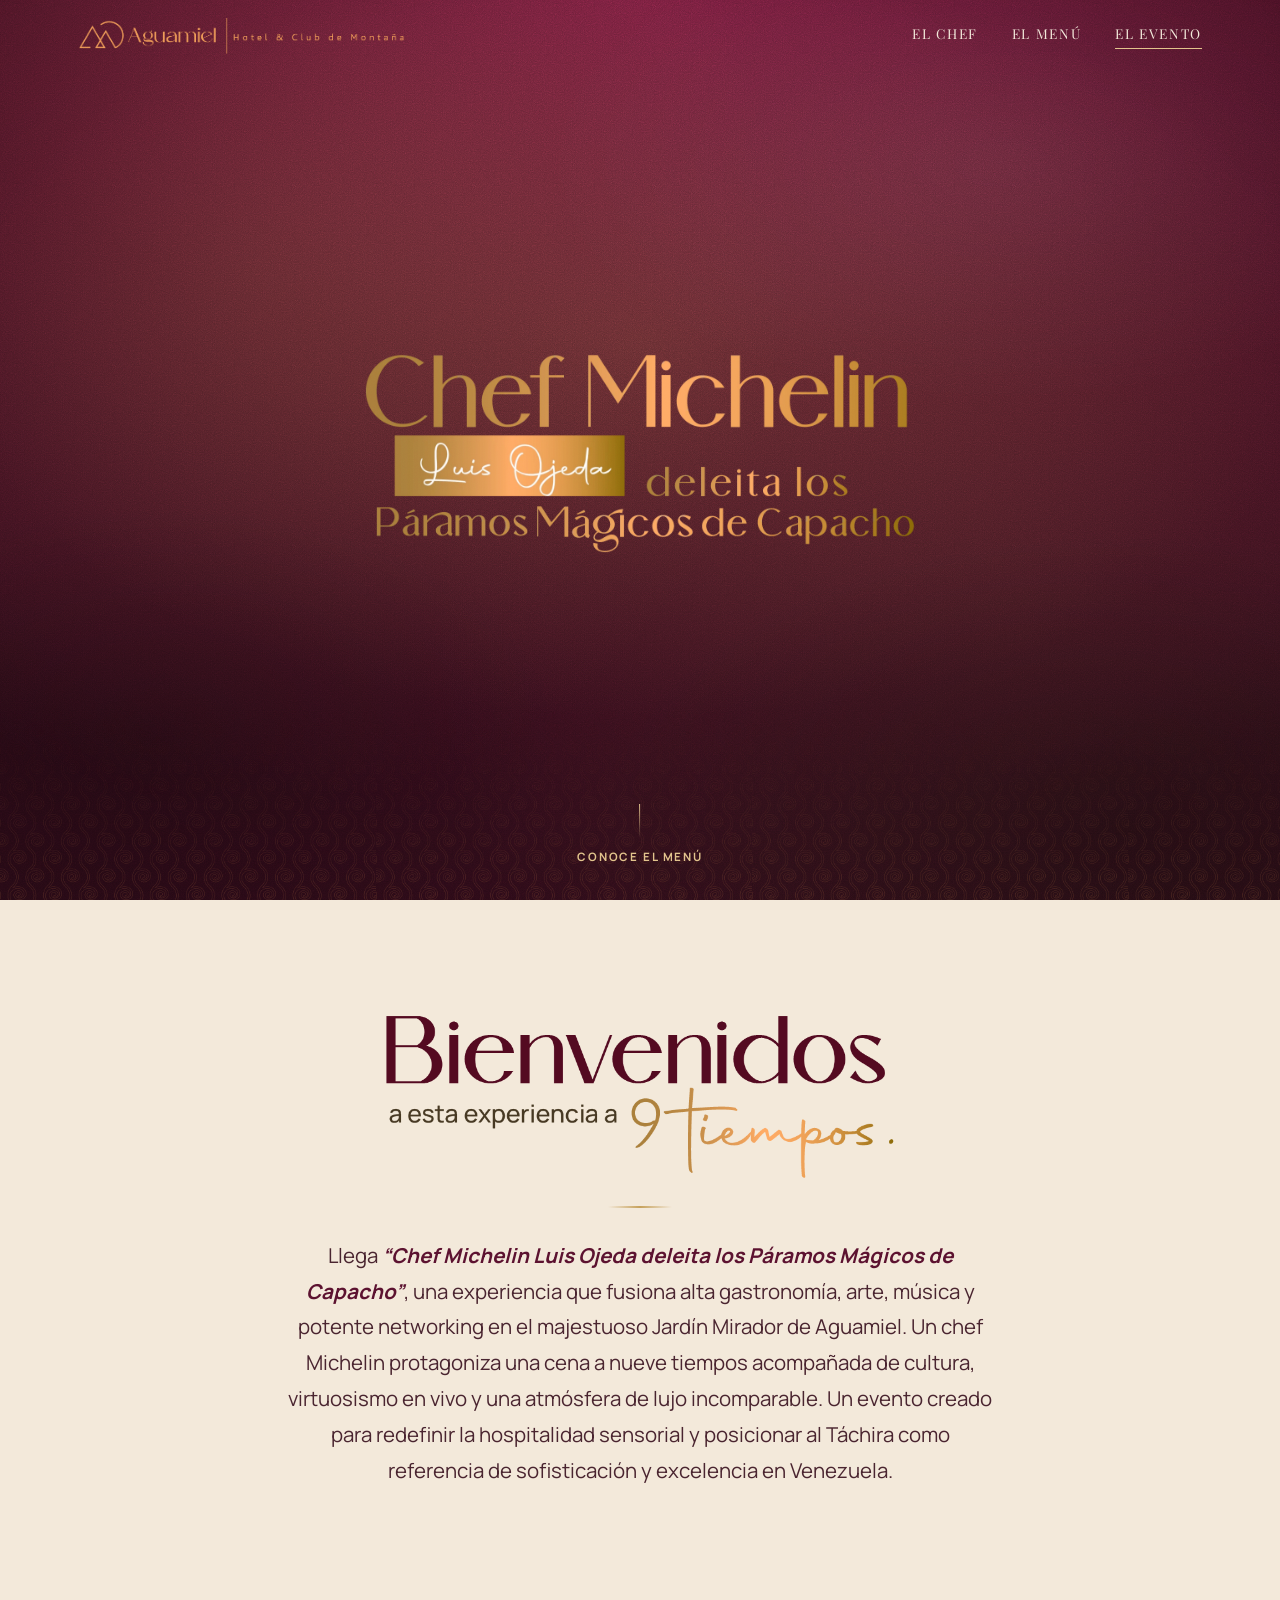
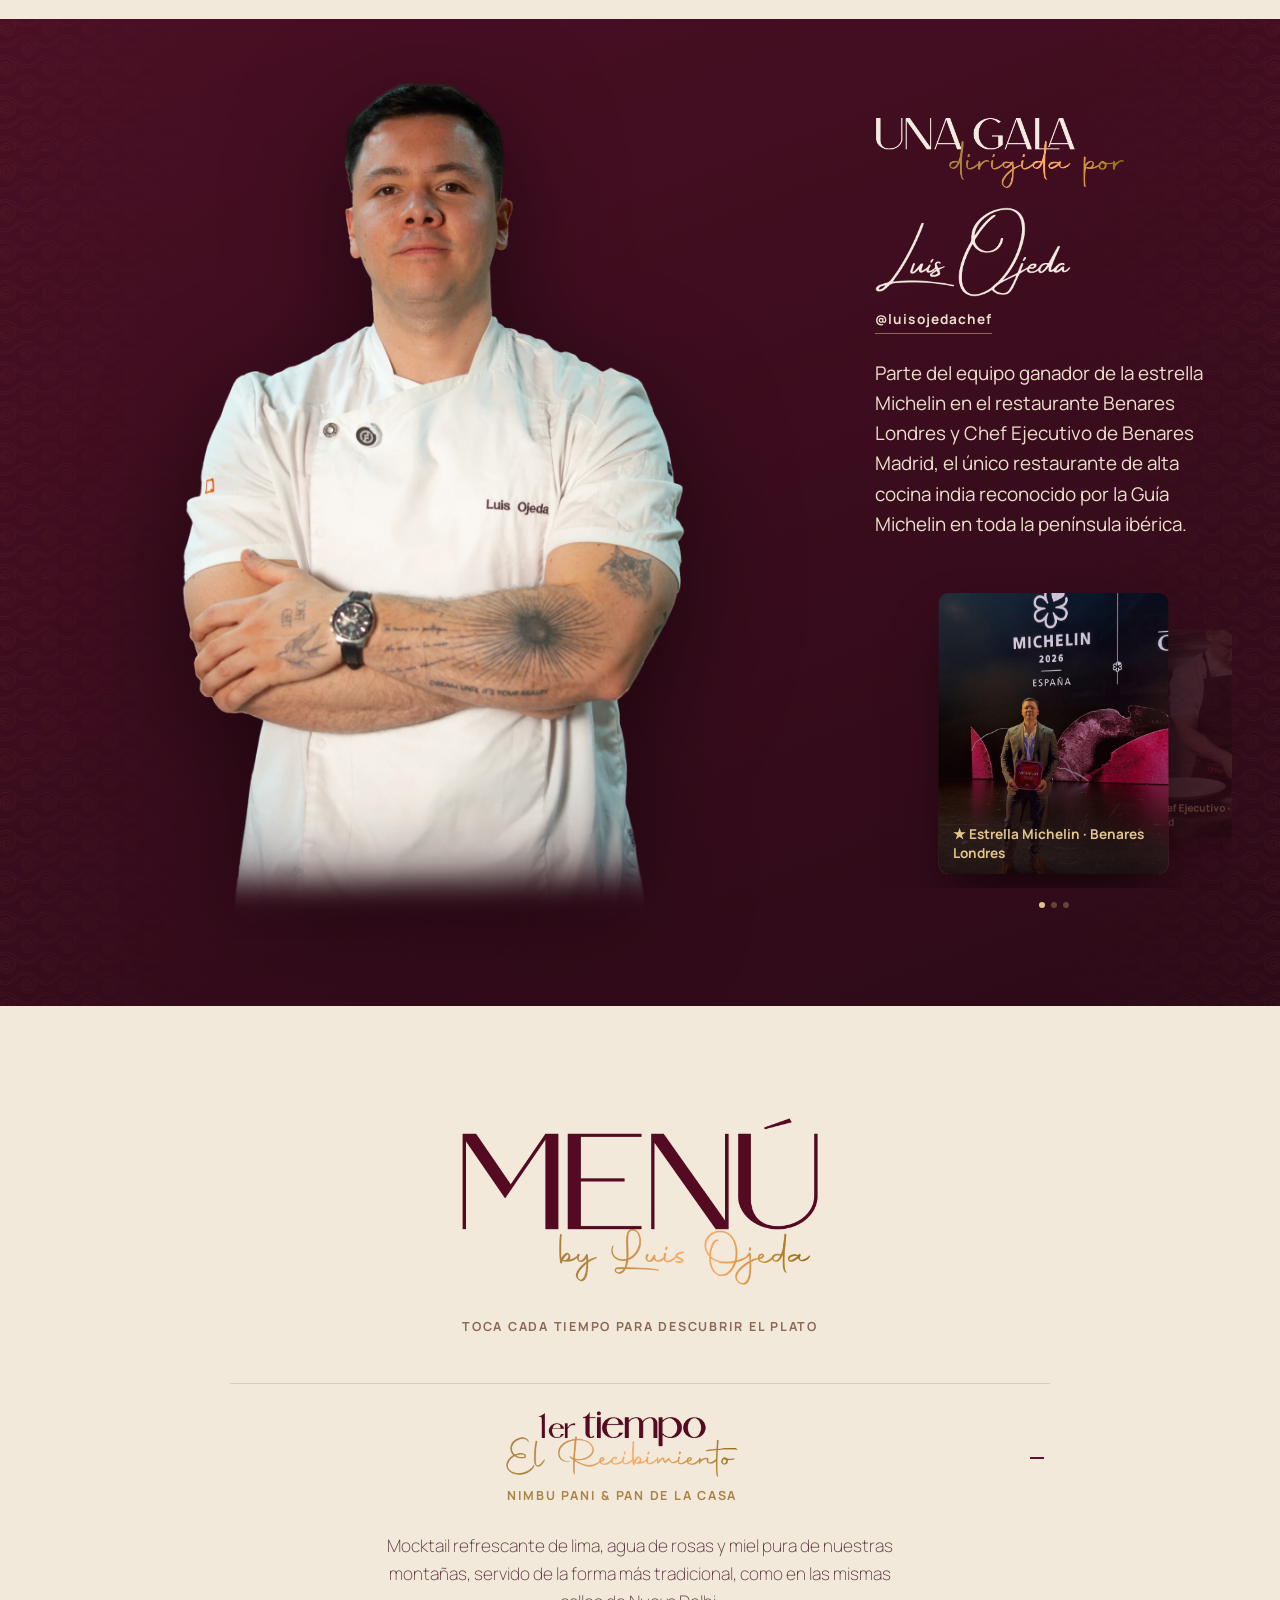
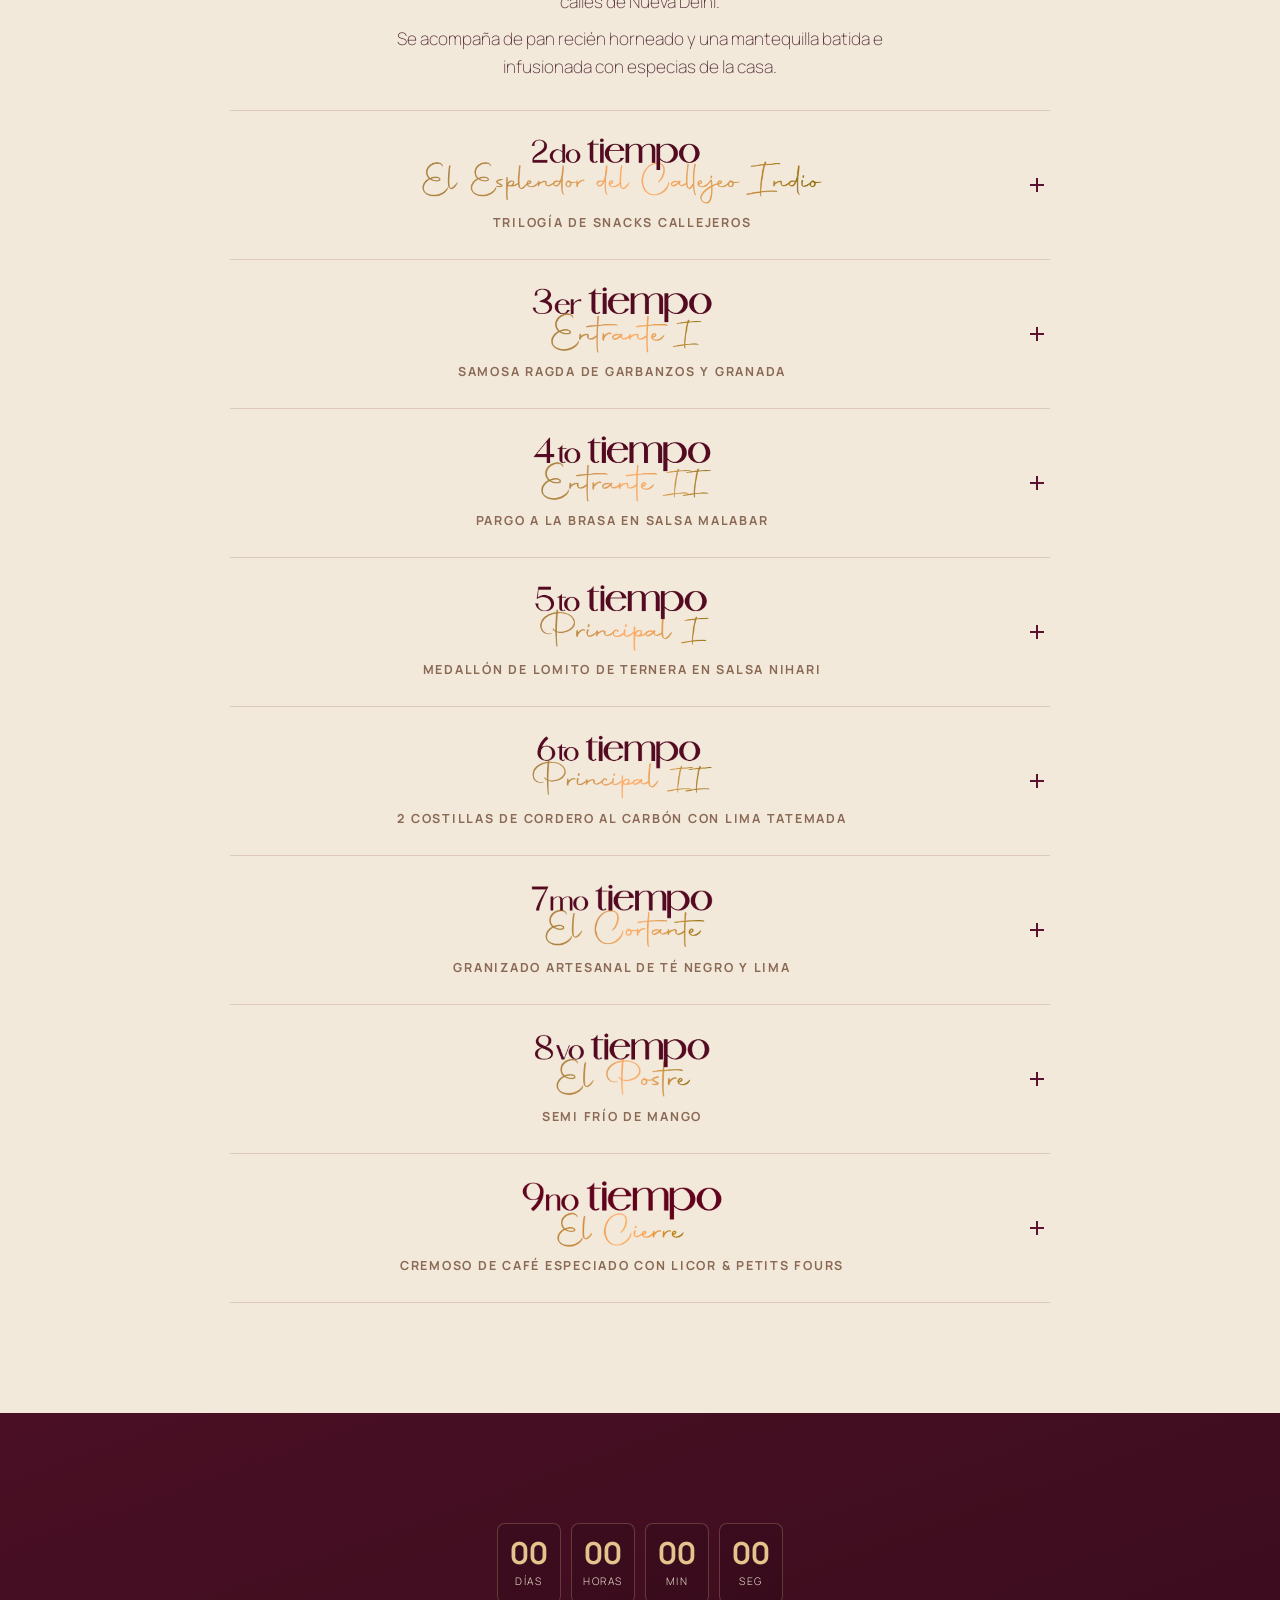
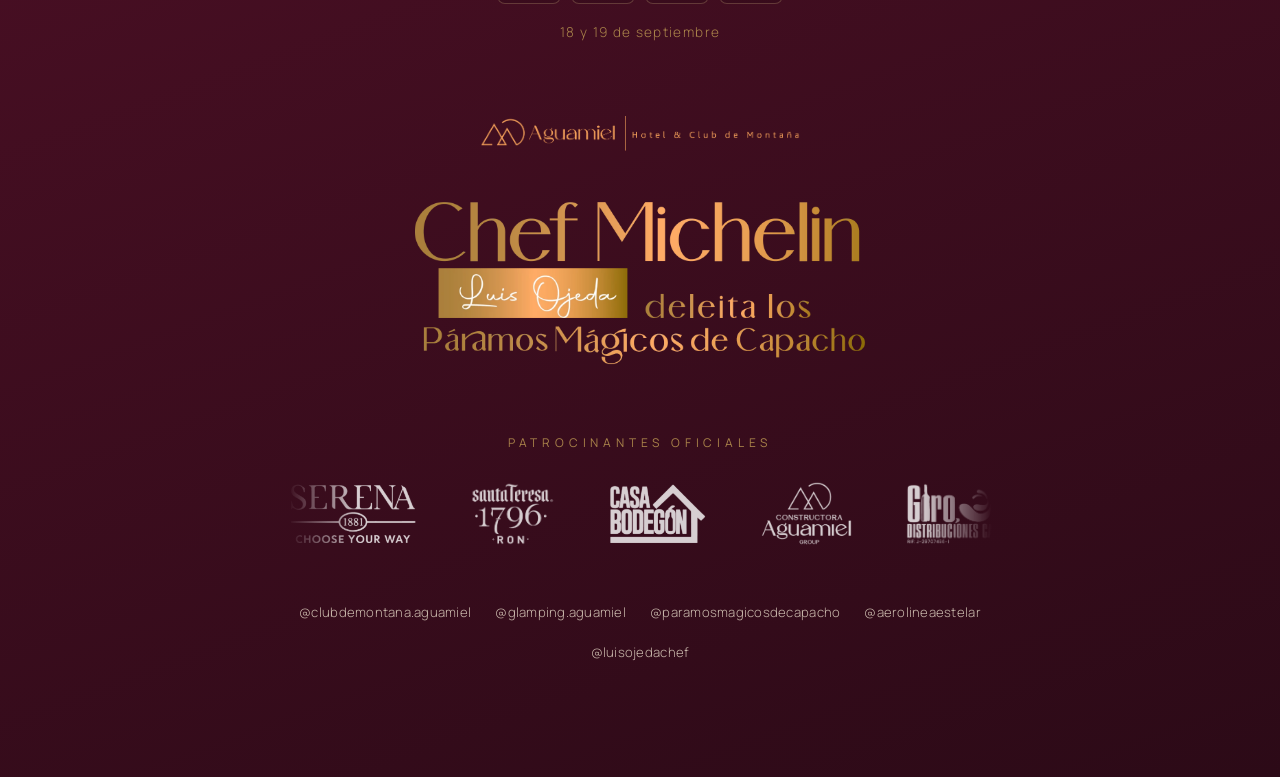
<file: index.html>
<!DOCTYPE html>
<html lang="es">
<head>
<meta charset="UTF-8">
<meta name="viewport" content="width=device-width, initial-scale=1.0">
<title>Chef Michelin Luis Ojeda · Menú a 9 Tiempos | Páramos Mágicos de Capacho</title>
<meta name="description" content="Menú digital interactivo de la cena a 9 tiempos del Chef Michelin Luis Ojeda en el Jardín Mirador de Aguamiel, Táchira. Alta gastronomía, arte y networking.">
<meta name="theme-color" content="#4a0f24">
<link rel="icon" type="image/png" href="assets/favicon.png">

<meta property="og:title" content="Chef Michelin Luis Ojeda · Una Gala a 9 Tiempos">
<meta property="og:description" content="Alta gastronomía, arte, música y networking en el Jardín Mirador de Aguamiel, Táchira.">
<meta property="og:type" content="website">

<link rel="preconnect" href="https://fonts.googleapis.com">
<link rel="preconnect" href="https://fonts.gstatic.com" crossorigin>
<link href="https://fonts.googleapis.com/css2?family=Playfair+Display:ital,wght@0,500;0,600;0,700;0,800;1,500;1,600&family=Cormorant+Garamond:ital,wght@0,400;0,500;0,600;1,400;1,500&family=Alex+Brush&family=Manrope:wght@200;400;500;700&family=Inter:wght@400;700&display=swap" rel="stylesheet">

<link rel="stylesheet" href="css/style.css">
</head>
<body>

<div class="grain-overlay" aria-hidden="true"></div>

<!-- ===== NAV ===== -->
<header class="site-header" id="siteHeader">
  <div class="header-inner">
    <a href="#top" class="brand">
      <img class="brand-logo" src="assets/logo-aguamiel.png" alt="Aguamiel · Hotel &amp; Club de Montaña" width="1506" height="166">
    </a>

    <nav class="main-nav" id="mainNav">
      <a href="#chef" data-nav>El Chef</a>
      <a href="#menu" data-nav>El Menú</a>
      <a href="#evento" data-nav>El Evento</a>
    </nav>

    <button class="nav-toggle" id="navToggle" aria-label="Abrir menú de navegación" aria-expanded="false">
      <span></span><span></span><span></span>
    </button>
  </div>
</header>

<!-- ===== HERO ===== -->
<section class="hero" id="top">
  <div class="hero-texture" aria-hidden="true"></div>
  <div class="hero-content">
    <div class="hero-wordmark-wrap">
      <img class="hero-wordmark" src="assets/logo-chef-michelin.png" alt="Chef Michelin Luis Ojeda deleita los Páramos Mágicos de Capacho" width="1340" height="500">
      <span class="hero-wordmark-shine" aria-hidden="true"></span>
    </div>
    <h1 class="hero-title sr-only">Chef Michelin Luis Ojeda deleita los Páramos Mágicos de Capacho</h1>
  </div>
  <div class="hero-pattern-strip" aria-hidden="true"></div>
  <a href="#bienvenida" class="scroll-cue" aria-label="Desplázate para continuar">
    <span class="scroll-cue-line"></span>
    <span class="scroll-cue-text">Conoce el menú</span>
  </a>
</section>

<!-- ===== BIENVENIDA ===== -->
<section class="section section--cream" id="bienvenida" data-reveal>
  <div class="container narrow">
    <img class="bienvenida-wordmark" src="assets/logo-bienvenidos.png" alt="Bienvenidos a esta experiencia a 9 tiempos" width="838" height="280">
    <h2 class="sr-only">Bienvenidos a esta experiencia a 9 tiempos</h2>
    <div class="rule" aria-hidden="true"></div>
    <p class="lede">
      Llega <strong>“Chef Michelin Luis Ojeda deleita los Páramos Mágicos de Capacho”</strong>, una
      experiencia que fusiona alta gastronomía, arte, música y potente networking en el
      majestuoso Jardín Mirador de Aguamiel. Un chef Michelin protagoniza una cena a
      nueve tiempos acompañada de cultura, virtuosismo en vivo y una atmósfera de lujo
      incomparable. Un evento creado para redefinir la hospitalidad sensorial y posicionar
      al Táchira como referencia de sofisticación y excelencia en Venezuela.
    </p>
  </div>
</section>

<!-- ===== CHEF ===== -->
<section class="section section--wine chef-section" id="chef">
  <div class="chef-pattern-strip chef-pattern-strip--left" aria-hidden="true"></div>
  <div class="chef-pattern-strip chef-pattern-strip--right" aria-hidden="true"></div>
  <div class="chef-grid">
    <div class="chef-photo-wrap" data-reveal>
      <img src="assets/chef-cutout-4.png" alt="Chef Luis Ojeda, chef ejecutivo de Benares Madrid, con los brazos cruzados vistiendo chaqueta de cocina blanca" loading="lazy" width="1133" height="1936">
    </div>
    <div class="chef-copy" data-reveal>
      <img class="gala-wordmark" src="assets/logo-gala-dirigida.png" alt="Una gala dirigida por" width="1783" height="514">
      <img class="chef-name-wordmark" src="assets/logo-luis-ojeda-signature.png" alt="Luis Ojeda" width="1199" height="548">
      <h2 class="sr-only">Luis Ojeda</h2>
      <a class="chef-handle" href="https://instagram.com/luisojedachef" target="_blank" rel="noopener">@luisojedachef</a>
      <p class="chef-bio">
        Parte del equipo ganador de la estrella Michelin en el restaurante
        Benares Londres y Chef Ejecutivo de Benares Madrid, el único
        restaurante de alta cocina india reconocido por la Guía Michelin
        en toda la península ibérica.
      </p>
      <div class="badges-carousel" data-reveal>
        <div class="badges-viewport" id="badgesViewport">
        <ul class="badges-track" id="badgesTrack">
          <li class="badge-card">
            <img src="assets/badge-michelin-londres.jpg" alt="" loading="lazy">
            <span class="badge-text">★ Estrella Michelin · Benares Londres</span>
          </li>
          <li class="badge-card">
            <img src="assets/badge-chef-ejecutivo.jpg" alt="" loading="lazy">
            <span class="badge-text">★ Chef Ejecutivo · Benares Madrid</span>
          </li>
          <li class="badge-card">
            <img src="assets/badge-cocina-india.jpg" alt="" loading="lazy">
            <span class="badge-text">★ Única cocina india Michelin de la península ibérica</span>
          </li>
        </ul>
        </div>
        <div class="badges-dots" id="badgesDots" aria-hidden="true">
          <span class="dot active"></span><span class="dot"></span><span class="dot"></span>
        </div>
      </div>
    </div>
  </div>
</section>

<!-- ===== MENU ===== -->
<section class="section section--cream menu-section" id="menu">
  <div class="container">
    <div class="menu-heading" data-reveal>
      <img class="menu-title-wordmark" src="assets/logo-menu-by-luis.png" alt="Menú by Luis Ojeda" width="1192" height="564">
      <h2 class="sr-only">Menú by Luis Ojeda</h2>
      <p class="menu-hint">Toca cada tiempo para descubrir el plato</p>
    </div>

    <ol class="courses" id="courses">

      <li class="course" data-course="1" data-reveal>
        <button class="course-head" aria-expanded="false">
          <span class="course-heading">
            <img class="course-title-img" src="assets/course-title-1.png" alt="1er tiempo — El Recibimiento" width="733" height="213">
            <span class="course-name">Nimbu Pani &amp; Pan de la Casa</span>
          </span>
          <span class="course-chevron" aria-hidden="true"></span>
        </button>
        <div class="course-body">
          <div class="course-body-inner">
            <p>Mocktail refrescante de lima, agua de rosas y miel pura de nuestras montañas, servido de la forma más tradicional, como en las mismas calles de Nueva Delhi.</p>
            <p>Se acompaña de pan recién horneado y una mantequilla batida e infusionada con especias de la casa.</p>
          </div>
        </div>
      </li>

      <li class="course" data-course="2" data-reveal>
        <button class="course-head" aria-expanded="false">
          <span class="course-heading">
            <img class="course-title-img" src="assets/course-title-2.png" alt="2do tiempo — El Esplendor del Callejeo Indio" width="1376" height="233">
            <span class="course-name">Trilogía de Snacks Callejeros</span>
          </span>
          <span class="course-chevron" aria-hidden="true"></span>
        </button>
        <div class="course-body">
          <div class="course-body-inner">
            <p>Un recorrido por la efervescencia y los sabores vibrantes de los mercados de la India a través de tres bocados icónicos:</p>
            <p><strong>Pani Puri</strong> — Esfera crujiente tradicional con un refinado tartar de atún, lima encurtida y la cremosidad de la salsa moilee a base de leche de coco. Cajita o plato con caraotas rojas y jarrita para la salsa.</p>
            <p><strong>Bread Fritters</strong> — Bocado de pan crujiente y dorado, relleno de patata especiada y la complejidad agridulce de nuestros chutneys de tamarindo y menta.</p>
            <p><strong>Curry de Langostinos Malai</strong> — Langostino impregnado en un curry suave y aromático, característico de la región de Calcuta.</p>
            <div class="armonia">
              <span class="course-name">Armonía Pale Ale Chente</span>
              <a class="armonia-logo-link" href="https://instagram.com/chentecraftbeersc" target="_blank" rel="noopener">
                <span class="armonia-logo" style="mask-image:url('assets/sponsor-chente-brewery.png');-webkit-mask-image:url('assets/sponsor-chente-brewery.png');aspect-ratio:191/148;" role="img" aria-label="Chente Brewery"></span>
              </a>
            </div>
          </div>
        </div>
      </li>

      <li class="course" data-course="3" data-reveal>
        <button class="course-head" aria-expanded="false">
          <span class="course-heading">
            <img class="course-title-img" src="assets/course-title-3.png" alt="3er tiempo — Entrante I" width="570" height="213">
            <span class="course-name">Samosa Ragda de Garbanzos y Granada</span>
          </span>
          <span class="course-chevron" aria-hidden="true"></span>
        </button>
        <div class="course-body">
          <div class="course-body-inner">
            <p>Una reinterpretación de la calle a la alta cocina donde la icónica samosa india se transforma en una delicada tartaleta crocante. Viene rellena de un guiso reconfortante de curry de garbanzos tachirenses, una base de chutneys que contrastan los sabores en cada bocado, garbanzos crocantes para acentuar la textura, granada y cebollino para aportar un punto de acidez y frescura.</p>
            <div class="armonia">
              <span class="course-name">Armonía Prosecco Serena</span>
              <a class="armonia-logo-link" href="https://instagram.com/casabodegonsc" target="_blank" rel="noopener">
                <span class="armonia-logo" style="mask-image:url('assets/sponsor-serena.png');-webkit-mask-image:url('assets/sponsor-serena.png');aspect-ratio:225/111;" role="img" aria-label="Serena 1881"></span>
              </a>
            </div>
          </div>
        </div>
      </li>

      <li class="course" data-course="4" data-reveal>
        <button class="course-head" aria-expanded="false">
          <span class="course-heading">
            <img class="course-title-img" src="assets/course-title-4.png" alt="4to tiempo — Entrante II" width="565" height="213">
            <span class="course-name">Pargo a la Brasa en Salsa Malabar</span>
          </span>
          <span class="course-chevron" aria-hidden="true"></span>
        </button>
        <div class="course-body">
          <div class="course-body-inner">
            <p>Lomo de pargo fresco impregnado de los sabores de las costas del sur de la India. La salsa Malabar, con su perfil ahumado y exótico a base de coco, pimienta negra y notas cítricas, evoca las antiguas rutas marítimas que conectaron el comercio de especias con el mundo.</p>
            <div class="armonia">
              <span class="course-name">Armonía Vino Blanco Marqués de Cáceres</span>
              <a class="armonia-logo-link" href="https://instagram.com/girodistribuciones" target="_blank" rel="noopener">
                <span class="armonia-logo" style="mask-image:url('assets/sponsor-bodegas-marques-caceres.png');-webkit-mask-image:url('assets/sponsor-bodegas-marques-caceres.png');aspect-ratio:215/152;" role="img" aria-label="Bodegas Marqués de Cáceres"></span>
              </a>
            </div>
          </div>
        </div>
      </li>

      <li class="course" data-course="5" data-reveal>
        <button class="course-head" aria-expanded="false">
          <span class="course-heading">
            <img class="course-title-img" src="assets/course-title-5.png" alt="5to tiempo — Principal I" width="565" height="219">
            <span class="course-name">Medallón de Lomito de Ternera en Salsa Nihari</span>
          </span>
          <span class="course-chevron" aria-hidden="true"></span>
        </button>
        <div class="course-body">
          <div class="course-body-inner">
            <p>Un suave corte de lomito bañado en salsa Nihari, especias cálidas que en el siglo XVIII era reservado exclusivamente para la realeza del imperio Mongol.</p>
            <p>Se acompaña de un tradicional pan naan caliente para limpiar el plato y de un refinado arroz pulao salteado con azafrán y comino.</p>
          </div>
        </div>
      </li>

      <li class="course" data-course="6" data-reveal>
        <button class="course-head" aria-expanded="false">
          <span class="course-heading">
            <img class="course-title-img" src="assets/course-title-6.png" alt="6to tiempo — Principal II" width="324" height="120">
            <span class="course-name">2 Costillas de Cordero al Carbón con Lima Tatemada</span>
          </span>
          <span class="course-chevron" aria-hidden="true"></span>
        </button>
        <div class="course-body">
          <div class="course-body-inner">
            <p>Un plato que rinde honor al fuego y a la cocina de montaña. Jugosas costillas de cordero marinadas durante horas en una mezcla profunda de especias aromáticas, asadas lentamente a la brasa y rematadas con el toque cítrico, intenso y ahumado de una lima tatemada al carbón. Con chutney de piña.</p>
            <div class="armonia">
              <span class="course-name">Armonía Vino Tinto Crianza Marqués de Cáceres</span>
              <a class="armonia-logo-link" href="https://instagram.com/girodistribuciones" target="_blank" rel="noopener">
                <span class="armonia-logo" style="mask-image:url('assets/sponsor-bodegas-marques-caceres.png');-webkit-mask-image:url('assets/sponsor-bodegas-marques-caceres.png');aspect-ratio:215/152;" role="img" aria-label="Bodegas Marqués de Cáceres"></span>
              </a>
            </div>
          </div>
        </div>
      </li>

      <li class="course" data-course="7" data-reveal>
        <button class="course-head" aria-expanded="false">
          <span class="course-heading">
            <img class="course-title-img" src="assets/course-title-7.png" alt="7mo tiempo — El Cortante" width="321" height="117">
            <span class="course-name">Granizado Artesanal de Té Negro y Lima</span>
          </span>
          <span class="course-chevron" aria-hidden="true"></span>
        </button>
        <div class="course-body">
          <div class="course-body-inner">
            <p>Un sorbete que aprovecha la astringencia natural del té negro y el toque vibrante de la lima para limpiar el paladar, refrescar los sentidos y preparar el viaje hacia la hora dulce.</p>
          </div>
        </div>
      </li>

      <li class="course" data-course="8" data-reveal>
        <button class="course-head" aria-expanded="false">
          <span class="course-heading">
            <img class="course-title-img" src="assets/course-title-8.png" alt="8vo tiempo — El Postre" width="307" height="116">
            <span class="course-name">Semi frío de mango</span>
          </span>
          <span class="course-chevron" aria-hidden="true"></span>
        </button>
        <div class="course-body">
          <div class="course-body-inner">
            <p>Un homenaje al mango, rey de las frutas indias. Presentamos una textura ligera y aterciopelada de mango en su punto óptimo de dulzor, matizada con destellos cítricos y un velo crujiente de hielo para ofrecer un toque dulce, fresco y altamente reconfortante.</p>
            <div class="armonia">
              <span class="course-name">Armonía Santa Teresa 1796</span>
              <a class="armonia-logo-link" href="https://instagram.com/casabodegonsc" target="_blank" rel="noopener">
                <span class="armonia-logo" style="mask-image:url('assets/sponsor-santa-teresa-1796.png');-webkit-mask-image:url('assets/sponsor-santa-teresa-1796.png');aspect-ratio:199/150;" role="img" aria-label="Santa Teresa 1796"></span>
              </a>
            </div>
          </div>
        </div>
      </li>

      <li class="course" data-course="9" data-reveal>
        <button class="course-head" aria-expanded="false">
          <span class="course-heading">
            <img class="course-title-img" src="assets/course-title-9.png" alt="9no tiempo — El Cierre" width="578" height="195">
            <span class="course-name">Cremoso de Café Especiado con Licor &amp; Petits Fours</span>
          </span>
          <span class="course-chevron" aria-hidden="true"></span>
        </button>
        <div class="course-body">
          <div class="course-body-inner">
            <p>Un tributo a la tradición cafetera de nuestros páramos fusionada con la calidez del Oriente: un elixir suave y cremoso de café de altura infusionado con especias seleccionadas y un toque de licor, acompañado por una selección de delicados petits fours.</p>
          </div>
        </div>
      </li>

    </ol>
  </div>
</section>

<!-- ===== EVENTO / FOOTER ===== -->
<footer class="section section--wine footer" id="evento">
  <div class="container narrow center">
    <div class="countdown" id="countdown" data-reveal aria-label="Cuenta regresiva para el evento del 18 de septiembre">
      <div class="countdown-grid">
        <div class="countdown-unit">
          <span class="countdown-value" id="cdDays">00</span>
          <span class="countdown-caption">Días</span>
        </div>
        <div class="countdown-unit">
          <span class="countdown-value" id="cdHours">00</span>
          <span class="countdown-caption">Horas</span>
        </div>
        <div class="countdown-unit">
          <span class="countdown-value" id="cdMinutes">00</span>
          <span class="countdown-caption">Min</span>
        </div>
        <div class="countdown-unit">
          <span class="countdown-value" id="cdSeconds">00</span>
          <span class="countdown-caption">Seg</span>
        </div>
      </div>
      <p class="countdown-date">18 y 19 de septiembre</p>
    </div>

    <div class="footer-logo" data-reveal>
      <img src="assets/logo-aguamiel.png" alt="Aguamiel · Hotel &amp; Club de Montaña" width="1506" height="166">
    </div>

    <img class="footer-wordmark" src="assets/logo-chef-michelin.png" alt="Chef Michelin Luis Ojeda deleita los Páramos Mágicos de Capacho" width="1340" height="500" data-reveal>
    <h2 class="sr-only">Chef Michelin Luis Ojeda deleita los Páramos Mágicos de Capacho</h2>

    <p class="sponsors-label">Patrocinantes oficiales</p>
    <div class="sponsors-marquee" data-reveal>
      <div class="sponsors-track">
        <div class="sponsor-item"><a href="https://instagram.com/casabodegonsc" target="_blank" rel="noopener"><img src="assets/sponsor-serena.png" alt="Serena 1881" class="sponsor-logo" width="225" height="111"></a></div>
        <div class="sponsor-item"><a href="https://instagram.com/casabodegonsc" target="_blank" rel="noopener"><img src="assets/sponsor-santa-teresa-1796.png" alt="Santa Teresa 1796" class="sponsor-logo" width="199" height="150"></a></div>
        <div class="sponsor-item"><a href="https://instagram.com/casabodegonsc" target="_blank" rel="noopener"><img src="assets/sponsor-casa-bodegon.png" alt="Casa Bodegón" class="sponsor-logo" width="174" height="110"></a></div>
        <div class="sponsor-item"><a href="https://instagram.com/constructora.aguamielgroup" target="_blank" rel="noopener"><img src="assets/sponsor-constructora-aguamiel.png" alt="Constructora Aguamiel Group" class="sponsor-logo" width="238" height="163"></a></div>
        <div class="sponsor-item"><a href="https://instagram.com/girodistribuciones" target="_blank" rel="noopener"><img src="assets/sponsor-giro-distribuciones.png" alt="Giro Distribuciones CA" class="sponsor-logo" width="189" height="133"></a></div>
        <div class="sponsor-item"><a href="https://instagram.com/casadelaguardiente" target="_blank" rel="noopener"><img src="assets/sponsor-casa-del-aguardiente.png" alt="Casa del Aguardiente" class="sponsor-logo" width="168" height="172"></a></div>
        <div class="sponsor-item"><a href="https://instagram.com/dimcatoyota" target="_blank" rel="noopener"><img src="assets/sponsor-dimca-toyota.png" alt="Dimca Toyota" class="sponsor-logo" width="248" height="95"></a></div>
        <div class="sponsor-item"><a href="https://instagram.com/girodistribuciones" target="_blank" rel="noopener"><img src="assets/sponsor-bodegas-marques-caceres.png" alt="Bodegas Marqués de Cáceres" class="sponsor-logo" width="215" height="152"></a></div>
        <div class="sponsor-item"><a href="https://instagram.com/curricanvzla" target="_blank" rel="noopener"><img src="assets/sponsor-currican-fresh-seafood.png" alt="Currican Fresh Seafood" class="sponsor-logo" width="161" height="157"></a></div>
        <div class="sponsor-item"><a href="https://instagram.com/chentecraftbeersc" target="_blank" rel="noopener"><img src="assets/sponsor-chente-brewery.png" alt="Chente Brewery" class="sponsor-logo" width="191" height="148"></a></div>
        <div class="sponsor-item"><a href="https://instagram.com/crazymusic69" target="_blank" rel="noopener"><img src="assets/sponsor-crazy-music-v2.png" alt="Crazy Music" class="sponsor-logo" width="691" height="139"></a></div>
        <div class="sponsor-item"><a href="https://instagram.com/la_mesabyad" target="_blank" rel="noopener"><img src="assets/sponsor-la-mesa.png" alt="La Mesa Etiqueta Boutique" class="sponsor-logo" width="716" height="418"></a></div>
        <div class="sponsor-item"><a href="https://instagram.com/ubdrive.ve" target="_blank" rel="noopener"><img src="assets/sponsor-ubdrive.png" alt="UBDrive App de Traslados" class="sponsor-logo" width="232" height="71"></a></div>
        <div class="sponsor-item"><a href="https://instagram.com/soymartinmusico" target="_blank" rel="noopener"><img src="assets/sponsor-martin-v2.png" alt="Martín" class="sponsor-logo" width="668" height="433"></a></div>
        <div class="sponsor-item"><a href="https://instagram.com/asist_plus" target="_blank" rel="noopener"><img src="assets/sponsor-asistplus-v2.png" alt="AsistPlus" class="sponsor-logo" width="824" height="375"></a></div>
        <div class="sponsor-item"><a href="https://instagram.com/carniceriaeltoril_" target="_blank" rel="noopener"><img src="assets/sponsor-el-toril.png" alt="Carnicería y Charcutería El Toril" class="sponsor-logo" width="1067" height="536"></a></div>
        <div class="sponsor-item"><a href="https://instagram.com/posadaventisquero" target="_blank" rel="noopener"><img src="assets/sponsor-ventisquero.png" alt="Posada Ventisquero" class="sponsor-logo" width="223" height="150"></a></div>
        <div class="sponsor-item"><a href="https://instagram.com/universidaddelpan" target="_blank" rel="noopener"><img src="assets/sponsor-universidad-del-pan.png" alt="Universidad del Pan" class="sponsor-logo" width="911" height="748"></a></div>
        <div class="sponsor-item"><a href="https://instagram.com/caroaicafe" target="_blank" rel="noopener"><img src="assets/sponsor-caroai-cafe.png" alt="Caroai Café" class="sponsor-logo" width="1210" height="1182"></a></div>
        <div class="sponsor-item"><a href="https://instagram.com/detalgranos" target="_blank" rel="noopener"><img src="assets/sponsor-detalgronos.png" alt="Detalgronos" class="sponsor-logo" width="1852" height="378"></a></div>
        <div class="sponsor-item"><a href="https://instagram.com/printplussc" target="_blank" rel="noopener"><img src="assets/sponsor-printplus.png" alt="PrintPlus Publicidad" class="sponsor-logo" width="245" height="67"></a></div>
        <div class="sponsor-item" aria-hidden="true"><a href="https://instagram.com/casabodegonsc" tabindex="-1"><img src="assets/sponsor-serena.png" alt="" class="sponsor-logo" width="225" height="111"></a></div>
        <div class="sponsor-item" aria-hidden="true"><a href="https://instagram.com/casabodegonsc" tabindex="-1"><img src="assets/sponsor-santa-teresa-1796.png" alt="" class="sponsor-logo" width="199" height="150"></a></div>
        <div class="sponsor-item" aria-hidden="true"><a href="https://instagram.com/casabodegonsc" tabindex="-1"><img src="assets/sponsor-casa-bodegon.png" alt="" class="sponsor-logo" width="174" height="110"></a></div>
        <div class="sponsor-item" aria-hidden="true"><a href="https://instagram.com/constructora.aguamielgroup" tabindex="-1"><img src="assets/sponsor-constructora-aguamiel.png" alt="" class="sponsor-logo" width="238" height="163"></a></div>
        <div class="sponsor-item" aria-hidden="true"><a href="https://instagram.com/girodistribuciones" tabindex="-1"><img src="assets/sponsor-giro-distribuciones.png" alt="" class="sponsor-logo" width="189" height="133"></a></div>
        <div class="sponsor-item" aria-hidden="true"><a href="https://instagram.com/casadelaguardiente" tabindex="-1"><img src="assets/sponsor-casa-del-aguardiente.png" alt="" class="sponsor-logo" width="168" height="172"></a></div>
        <div class="sponsor-item" aria-hidden="true"><a href="https://instagram.com/dimcatoyota" tabindex="-1"><img src="assets/sponsor-dimca-toyota.png" alt="" class="sponsor-logo" width="248" height="95"></a></div>
        <div class="sponsor-item" aria-hidden="true"><a href="https://instagram.com/girodistribuciones" tabindex="-1"><img src="assets/sponsor-bodegas-marques-caceres.png" alt="" class="sponsor-logo" width="215" height="152"></a></div>
        <div class="sponsor-item" aria-hidden="true"><a href="https://instagram.com/curricanvzla" tabindex="-1"><img src="assets/sponsor-currican-fresh-seafood.png" alt="" class="sponsor-logo" width="161" height="157"></a></div>
        <div class="sponsor-item" aria-hidden="true"><a href="https://instagram.com/chentecraftbeersc" tabindex="-1"><img src="assets/sponsor-chente-brewery.png" alt="" class="sponsor-logo" width="191" height="148"></a></div>
        <div class="sponsor-item" aria-hidden="true"><a href="https://instagram.com/crazymusic69" tabindex="-1"><img src="assets/sponsor-crazy-music-v2.png" alt="" class="sponsor-logo" width="691" height="139"></a></div>
        <div class="sponsor-item" aria-hidden="true"><a href="https://instagram.com/la_mesabyad" tabindex="-1"><img src="assets/sponsor-la-mesa.png" alt="" class="sponsor-logo" width="716" height="418"></a></div>
        <div class="sponsor-item" aria-hidden="true"><a href="https://instagram.com/ubdrive.ve" tabindex="-1"><img src="assets/sponsor-ubdrive.png" alt="" class="sponsor-logo" width="232" height="71"></a></div>
        <div class="sponsor-item" aria-hidden="true"><a href="https://instagram.com/soymartinmusico" tabindex="-1"><img src="assets/sponsor-martin-v2.png" alt="" class="sponsor-logo" width="668" height="433"></a></div>
        <div class="sponsor-item" aria-hidden="true"><a href="https://instagram.com/asist_plus" tabindex="-1"><img src="assets/sponsor-asistplus-v2.png" alt="" class="sponsor-logo" width="824" height="375"></a></div>
        <div class="sponsor-item" aria-hidden="true"><a href="https://instagram.com/carniceriaeltoril_" tabindex="-1"><img src="assets/sponsor-el-toril.png" alt="" class="sponsor-logo" width="1067" height="536"></a></div>
        <div class="sponsor-item" aria-hidden="true"><a href="https://instagram.com/posadaventisquero" tabindex="-1"><img src="assets/sponsor-ventisquero.png" alt="" class="sponsor-logo" width="223" height="150"></a></div>
        <div class="sponsor-item" aria-hidden="true"><a href="https://instagram.com/universidaddelpan" tabindex="-1"><img src="assets/sponsor-universidad-del-pan.png" alt="" class="sponsor-logo" width="911" height="748"></a></div>
        <div class="sponsor-item" aria-hidden="true"><a href="https://instagram.com/caroaicafe" tabindex="-1"><img src="assets/sponsor-caroai-cafe.png" alt="" class="sponsor-logo" width="1210" height="1182"></a></div>
        <div class="sponsor-item" aria-hidden="true"><a href="https://instagram.com/detalgranos" tabindex="-1"><img src="assets/sponsor-detalgronos.png" alt="" class="sponsor-logo" width="1852" height="378"></a></div>
        <div class="sponsor-item" aria-hidden="true"><a href="https://instagram.com/printplussc" tabindex="-1"><img src="assets/sponsor-printplus.png" alt="" class="sponsor-logo" width="245" height="67"></a></div>
      </div>
    </div>

    <ul class="social-handles" data-reveal>
      <li><a href="https://www.instagram.com/clubdemontana.aguamiel/" target="_blank" rel="noopener">@clubdemontana.aguamiel</a></li>
      <li><a href="https://www.instagram.com/glamping.aguamiel/" target="_blank" rel="noopener">@glamping.aguamiel</a></li>
      <li><a href="https://www.instagram.com/paramosmagicosdecapacho/" target="_blank" rel="noopener">@paramosmagicosdecapacho</a></li>
      <li><a href="https://www.instagram.com/aerolineasestelar/" target="_blank" rel="noopener">@aerolineaestelar</a></li>
      <li><a href="https://www.instagram.com/luisojedachef/" target="_blank" rel="noopener">@luisojedachef</a></li>
    </ul>
  </div>
</footer>

<button class="to-top" id="toTop" aria-label="Volver al inicio">
  <svg viewBox="0 0 24 24" width="18" height="18"><path d="M12 4 L20 14 L14 14 L14 20 L10 20 L10 14 L4 14 Z" fill="currentColor"/></svg>
</button>

<script src="js/main.js"></script>
</body>
</html>
</file>
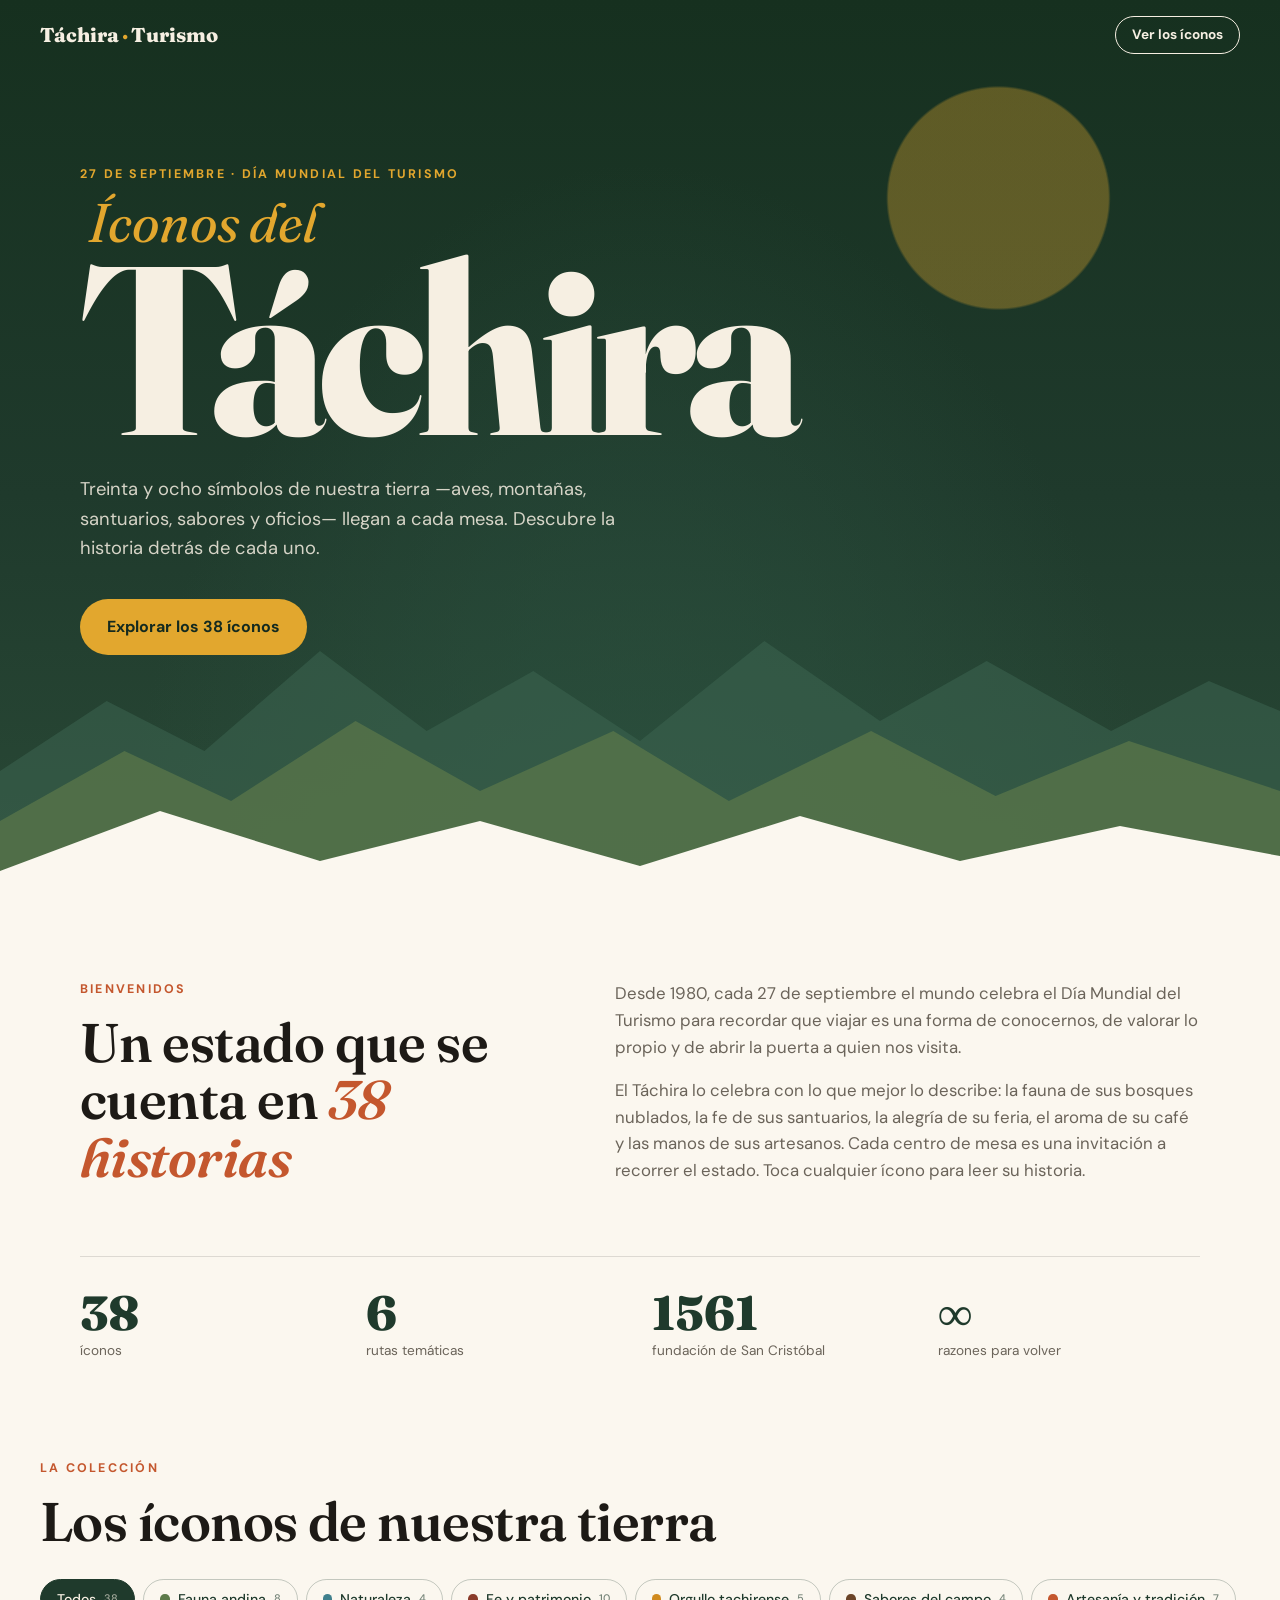
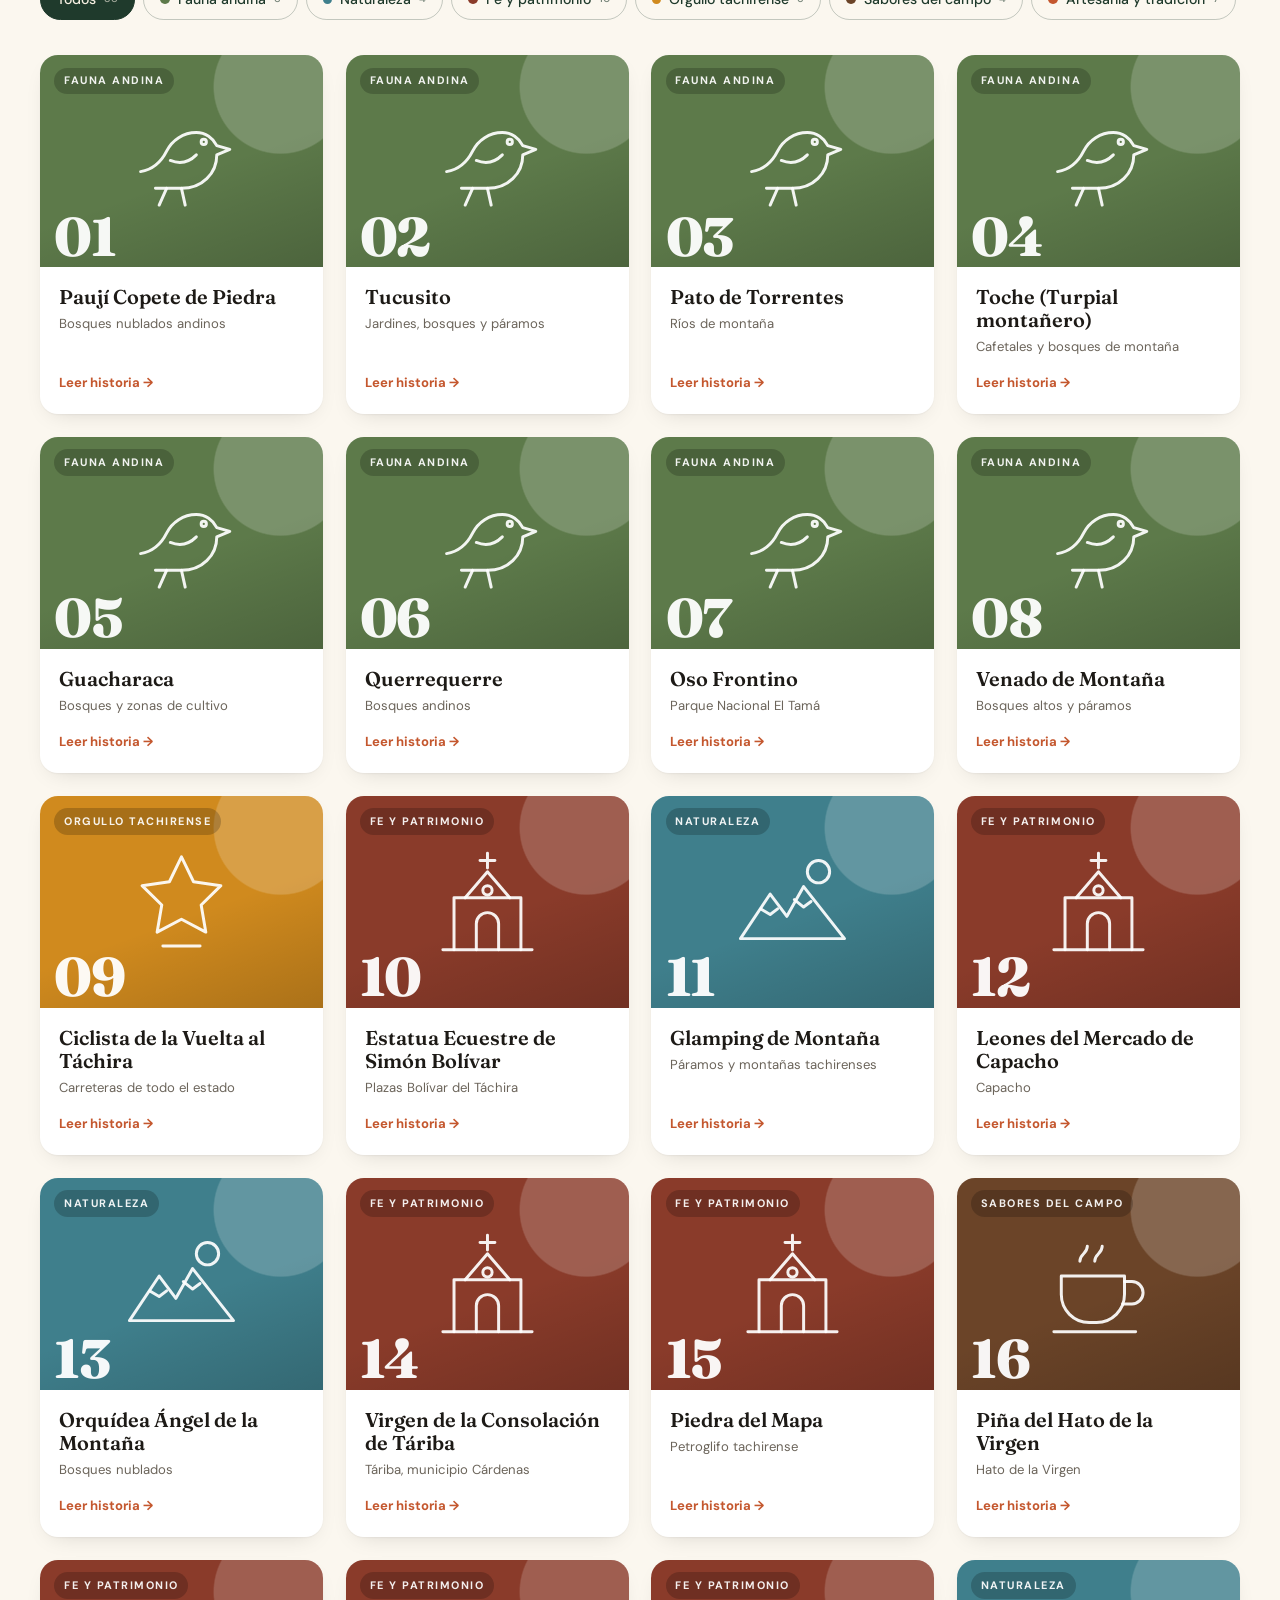
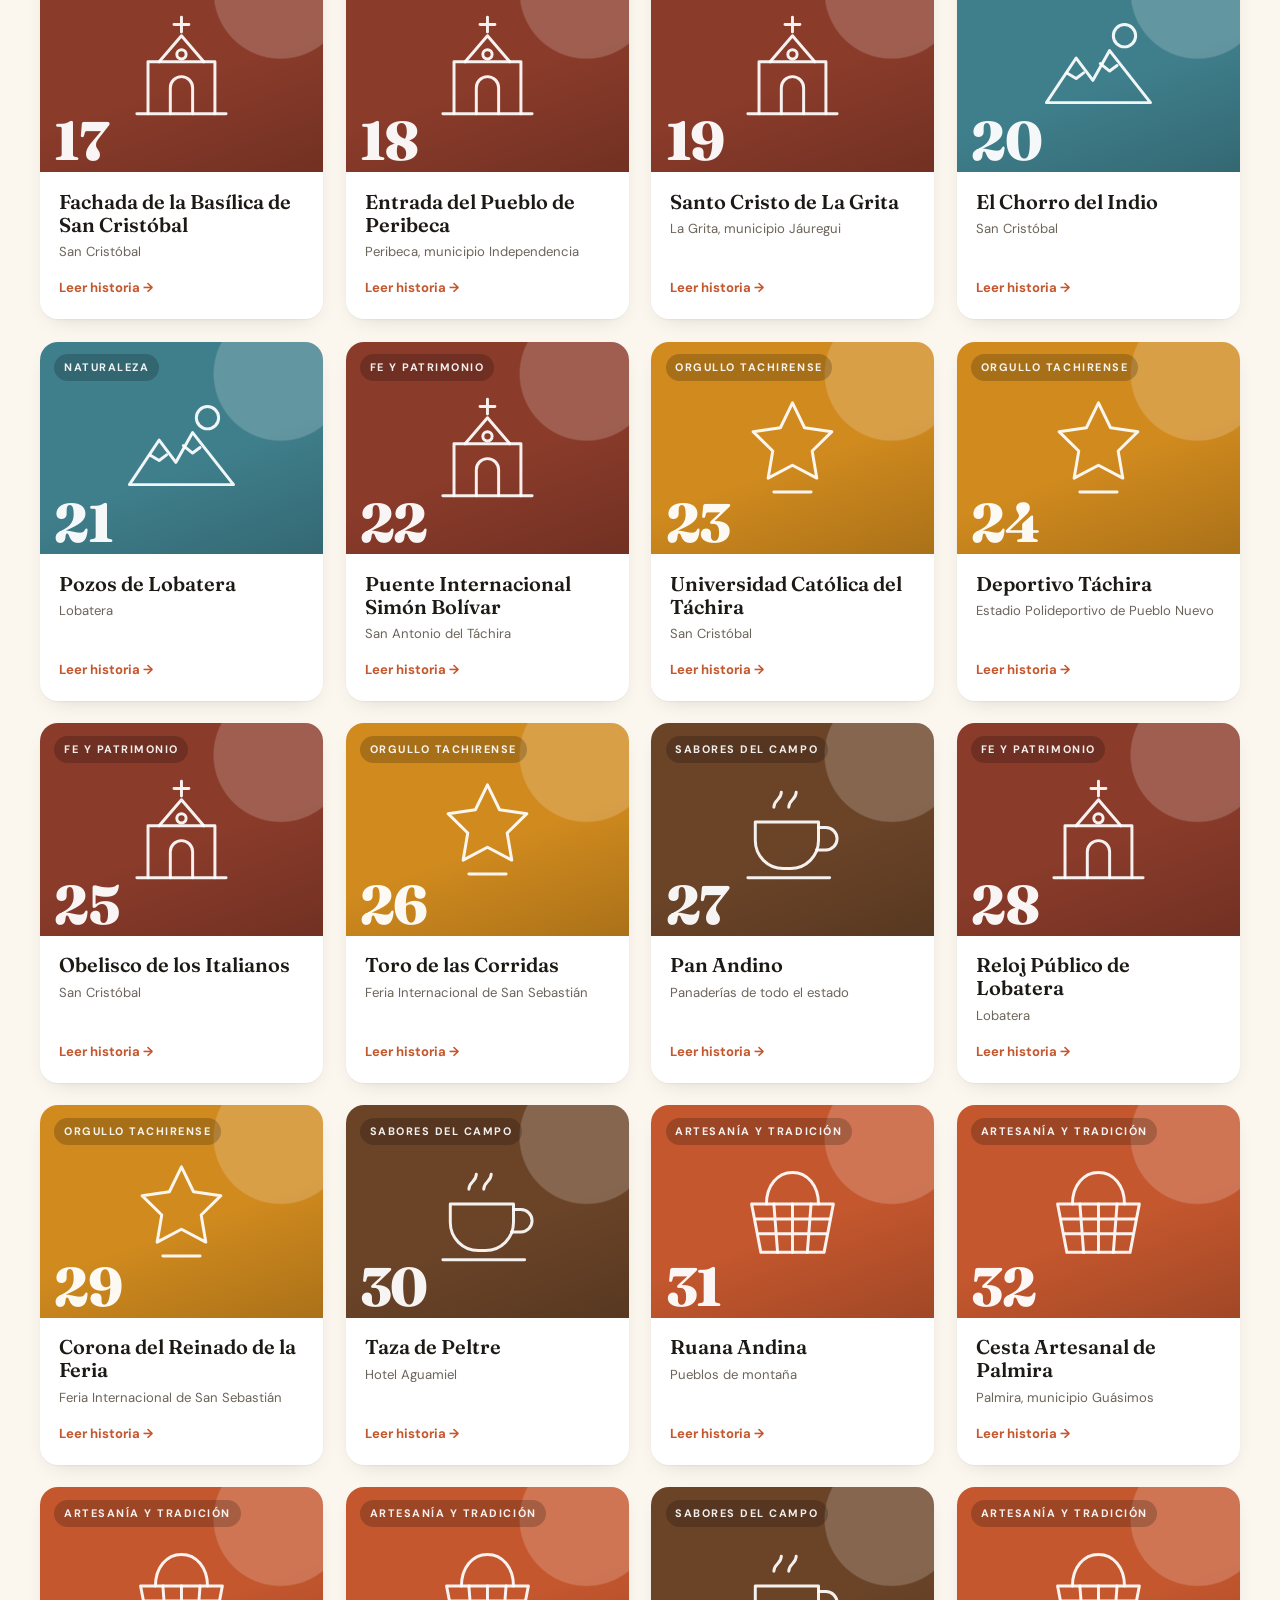
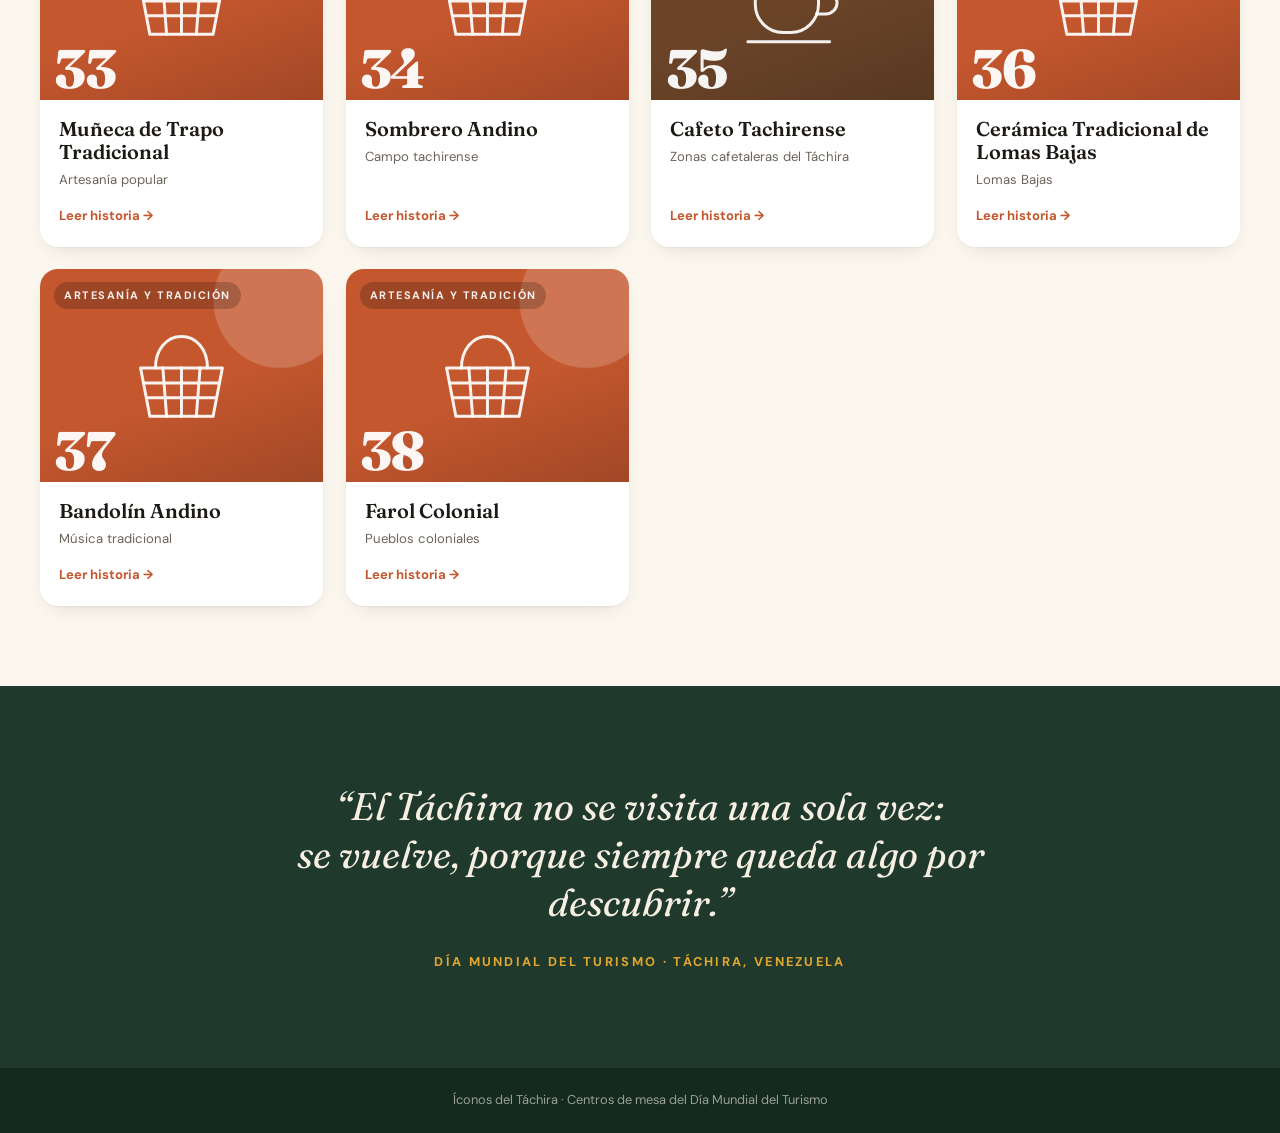
<file: turismo.html>
<!DOCTYPE html>
<html lang="es">
<head>
<meta charset="UTF-8">
<meta name="viewport" content="width=device-width, initial-scale=1.0">
<title>Íconos del Táchira · Día Mundial del Turismo</title>
<meta name="description" content="38 íconos del Táchira —fauna, paisajes, fe, sabores y tradiciones— y la historia de cada uno. Centros de mesa del Día Mundial del Turismo en Táchira.">
<meta name="theme-color" content="#1f3a2c">
<link rel="icon" href="data:image/svg+xml,%3Csvg xmlns=%22http://www.w3.org/2000/svg%22 viewBox=%220 0 64 64%22%3E%3Crect width=%2264%22 height=%2264%22 rx=%2214%22 fill=%22%231f3a2c%22/%3E%3Ccircle cx=%2246%22 cy=%2218%22 r=%226%22 fill=%22%23e2a72e%22/%3E%3Cpath d=%22M6 52l16-22 9 11 9-15 18 26z%22 fill=%22%23f6efe2%22/%3E%3C/svg%3E">

<meta property="og:title" content="Íconos del Táchira · Día Mundial del Turismo">
<meta property="og:description" content="Descubre la historia de los 38 íconos que nos representan.">
<meta property="og:type" content="website">

<link rel="preconnect" href="https://fonts.googleapis.com">
<link rel="preconnect" href="https://fonts.gstatic.com" crossorigin>
<link href="https://fonts.googleapis.com/css2?family=Fraunces:ital,opsz,wght@0,9..144,400;0,9..144,600;0,9..144,800;1,9..144,400;1,9..144,600&family=DM+Sans:wght@400;500;700&display=swap" rel="stylesheet">

<link rel="stylesheet" href="css/turismo.css">
</head>
<body>

<header class="topbar">
  <a href="#inicio" class="topbar-brand">Táchira<span>·</span>Turismo</a>
  <a href="#iconos" class="topbar-cta">Ver los íconos</a>
</header>

<!-- ===== HERO ===== -->
<section class="hero" id="inicio">
  <div class="hero-inner">
    <p class="eyebrow">27 de septiembre · Día Mundial del Turismo</p>
    <h1 class="hero-title">
      <span class="hero-small">Íconos del</span>
      <span class="hero-big">Táchira</span>
    </h1>
    <p class="hero-lede">
      Treinta y ocho símbolos de nuestra tierra —aves, montañas, santuarios, sabores y oficios—
      llegan a cada mesa. Descubre la historia detrás de cada uno.
    </p>
    <a href="#iconos" class="btn">Explorar los 38 íconos</a>
  </div>

  <svg class="hero-mountains" viewBox="0 0 1440 320" preserveAspectRatio="none" aria-hidden="true">
    <path class="m3" d="M0 190 L120 120 L230 170 L360 70 L480 150 L600 90 L720 160 L860 60 L990 140 L1110 80 L1250 150 L1360 100 L1440 130 V320 H0Z"/>
    <path class="m2" d="M0 240 L140 170 L260 220 L400 140 L540 210 L690 150 L820 220 L980 150 L1120 215 L1270 160 L1440 210 V320 H0Z"/>
    <path class="m1" d="M0 290 L180 230 L360 280 L540 240 L720 285 L900 235 L1080 280 L1260 245 L1440 275 V320 H0Z"/>
  </svg>
</section>

<!-- ===== INTRO ===== -->
<section class="intro">
  <div class="intro-grid">
    <div>
      <p class="eyebrow eyebrow--dark">Bienvenidos</p>
      <h2 class="section-title">Un estado que se cuenta en <em>38 historias</em></h2>
    </div>
    <div class="intro-text">
      <p>
        Desde 1980, cada 27 de septiembre el mundo celebra el Día Mundial del Turismo para recordar
        que viajar es una forma de conocernos, de valorar lo propio y de abrir la puerta a quien nos visita.
      </p>
      <p>
        El Táchira lo celebra con lo que mejor lo describe: la fauna de sus bosques nublados, la fe de sus
        santuarios, la alegría de su feria, el aroma de su café y las manos de sus artesanos.
        Cada centro de mesa es una invitación a recorrer el estado. Toca cualquier ícono para leer su historia.
      </p>
    </div>
  </div>

  <ul class="stats" aria-label="El Táchira en números">
    <li><strong>38</strong><span>íconos</span></li>
    <li><strong>6</strong><span>rutas temáticas</span></li>
    <li><strong>1561</strong><span>fundación de San Cristóbal</span></li>
    <li><strong>∞</strong><span>razones para volver</span></li>
  </ul>
</section>

<!-- ===== ICONOS ===== -->
<section class="iconos" id="iconos">
  <div class="iconos-head">
    <p class="eyebrow eyebrow--dark">La colección</p>
    <h2 class="section-title">Los íconos de nuestra tierra</h2>
  </div>

  <div class="filters" role="toolbar" aria-label="Filtrar por categoría" id="filters"></div>

  <ol class="grid" id="grid" aria-live="polite"></ol>
</section>

<!-- ===== CIERRE ===== -->
<section class="closing">
  <p class="closing-quote">“El Táchira no se visita una sola vez:<br>se vuelve, porque siempre queda algo por descubrir.”</p>
  <p class="closing-sign">Día Mundial del Turismo · Táchira, Venezuela</p>
</section>

<footer class="footer">
  <p>Íconos del Táchira · Centros de mesa del Día Mundial del Turismo</p>
</footer>

<!-- ===== DETALLE ===== -->
<dialog class="detail" id="detail" aria-labelledby="detailTitle">
  <div class="detail-art" id="detailArt" aria-hidden="true"></div>
  <div class="detail-body">
    <button class="detail-close" id="detailClose" aria-label="Cerrar">×</button>
    <p class="detail-meta" id="detailMeta"></p>
    <h3 class="detail-title" id="detailTitle"></h3>
    <p class="detail-place" id="detailPlace"></p>
    <div class="detail-story" id="detailStory"></div>
    <p class="detail-pieza" id="detailPieza"></p>
    <nav class="detail-nav">
      <button id="detailPrev" aria-label="Ícono anterior">← Anterior</button>
      <button id="detailNext" aria-label="Ícono siguiente">Siguiente →</button>
    </nav>
  </div>
</dialog>

<script src="js/iconos.js"></script>
<script src="js/turismo.js"></script>
</body>
</html>
</file>
<file: css/style.css>
/* ============ TOKENS ============ */
:root{
  --wine-950:#2c0a17;
  --wine-900:#3c0f20;
  --wine-800:#4a0f24;
  --wine-700:#5c1230;
  --wine-600:#711a3b;
  --cream:#f3e9da;
  --cream-2:#ece0cd;
  --ink:#2c1015;
  --gold:#c6a15b;
  --gold-light:#e2c48c;
  --gold-dim:#a9834a;

  --font-display:'Playfair Display', serif;
  --font-body:'Cormorant Garamond', serif;
  --font-script:'Alex Brush', cursive;

  --container:1180px;
  --ease:cubic-bezier(.22,1,.36,1);
}

*,*::before,*::after{box-sizing:border-box;}
html{scroll-behavior:smooth;}
body{
  margin:0;
  background:var(--cream);
  color:var(--ink);
  font-family:var(--font-body);
  font-size:19px;
  line-height:1.6;
  -webkit-font-smoothing:antialiased;
  overflow-x:hidden;
}
@media (prefers-reduced-motion: reduce){
  html{scroll-behavior:auto;}
  *{animation-duration:.001ms !important; transition-duration:.001ms !important;}
}

img{max-width:100%;display:block;}
a{color:inherit;text-decoration:none;}
.container{max-width:var(--container);margin:0 auto;padding:0 28px;}
.container.narrow{max-width:760px;}
.center{text-align:center;}

/* subtle film-grain overlay for texture across the whole page */
.grain-overlay{
  position:fixed;inset:0;pointer-events:none;z-index:999;
  opacity:.05;mix-blend-mode:overlay;
  background-image:url("data:image/svg+xml,%3Csvg xmlns='http://www.w3.org/2000/svg' width='120' height='120'%3E%3Cfilter id='n'%3E%3CfeTurbulence type='fractalNoise' baseFrequency='0.85' numOctaves='2' stitchTiles='stitch'/%3E%3C/filter%3E%3Crect width='100%25' height='100%25' filter='url(%23n)'/%3E%3C/svg%3E");
}

.script-accent{
  font-family:var(--font-script);
  font-weight:400;
  color:var(--gold-dim);
  font-size:1.35em;
  line-height:1;
  display:inline-block;
  transform:translateY(.05em);
}
.script-accent.large{font-size:1.5em;}
.section--wine .script-accent{color:var(--gold-light);}

.rule{
  width:64px;height:2px;margin:22px auto 30px;
  background:linear-gradient(90deg,transparent,var(--gold),transparent);
}

/* ============ REVEAL ANIM ============ */
[data-reveal]{
  opacity:0;
  transform:translateY(28px);
  transition:opacity .7s ease-out, transform .7s ease-out;
}
[data-reveal].is-visible{opacity:1;transform:translateY(0);}

/* ============ HEADER ============ */
.site-header{
  position:fixed;top:0;left:0;right:0;z-index:500;
  padding:18px 0;
  transition:background .4s ease, padding .4s ease, box-shadow .4s ease;
}
.site-header.scrolled{
  background:rgba(44,10,23,.92);
  backdrop-filter:blur(8px);
  padding:12px 0;
  box-shadow:0 6px 24px rgba(0,0,0,.25);
}
.header-inner{
  max-width:var(--container);margin:0 auto;padding:0 28px;
  display:flex;align-items:center;justify-content:space-between;
  color:var(--cream);
}
.brand{display:flex;align-items:center;font-family:var(--font-display);letter-spacing:.02em;}
.brand-logo{height:36px;width:auto;display:block;}
.main-nav{display:flex;gap:34px;}
.main-nav a{
  font-family:var(--font-display);
  font-size:.85rem;letter-spacing:.12em;text-transform:uppercase;
  position:relative;padding-bottom:4px;
}
.main-nav a::after{
  content:"";position:absolute;left:0;right:100%;bottom:0;height:1px;
  background:var(--gold-light);transition:right .35s var(--ease);
}
.main-nav a:hover::after,.main-nav a.active::after{right:0;}

.nav-toggle{
  display:none;background:none;border:0;cursor:pointer;padding:6px;
  flex-direction:column;gap:5px;
}
.nav-toggle span{width:24px;height:2px;background:var(--cream);display:block;transition:transform .3s ease,opacity .3s ease;}
.nav-toggle[aria-expanded="true"] span:nth-child(1){transform:translateY(7px) rotate(45deg);}
.nav-toggle[aria-expanded="true"] span:nth-child(2){opacity:0;}
.nav-toggle[aria-expanded="true"] span:nth-child(3){transform:translateY(-7px) rotate(-45deg);}

@media (max-width:420px){
  .brand-logo{height:28px;}
}
@media (max-width:760px){
  .header-inner{gap:16px;}
  .nav-toggle{display:flex;}
  .main-nav{
    position:fixed;inset:0 0 0 auto;width:min(76vw,320px);
    background:var(--wine-950);
    flex-direction:column;justify-content:center;align-items:flex-start;
    gap:28px;padding:0 44px;
    transform:translateX(100%);transition:transform .45s var(--ease);
  }
  .main-nav.open{transform:translateX(0);}
}

/* ============ HERO ============ */
.hero{
  position:relative;min-height:100svh;
  display:flex;flex-direction:column;align-items:center;justify-content:center;
  text-align:center;color:var(--cream);
  background:
    radial-gradient(90% 70% at 50% 38%, rgba(198,161,91,.16) 0%, transparent 60%),
    radial-gradient(120% 90% at 50% 0%, var(--wine-600) 0%, var(--wine-800) 45%, var(--wine-950) 100%);
  overflow:hidden;padding:110px 24px 80px;
}
/* layered paper/canvas grain: fine turbulence + mottled blotches + soft vignette,
   built entirely from gradients/filters so it stays crisp at any viewport size */
.hero-texture{
  position:absolute;inset:0;
  pointer-events:none;
  background-image:
    radial-gradient(ellipse 60% 45% at 78% 18%, rgba(255,255,255,.05), transparent 60%),
    radial-gradient(ellipse 50% 40% at 12% 82%, rgba(0,0,0,.22), transparent 65%),
    radial-gradient(ellipse 70% 55% at 88% 92%, rgba(0,0,0,.28), transparent 60%),
    radial-gradient(circle at 20% 30%, rgba(198,161,91,.10), transparent 45%),
    radial-gradient(circle at 80% 70%, rgba(198,161,91,.07), transparent 50%),
    radial-gradient(120% 100% at 50% 45%, transparent 45%, rgba(0,0,0,.35) 100%);
}
.hero-texture::before{
  content:"";position:absolute;inset:0;opacity:.5;mix-blend-mode:overlay;
  background-image:url("data:image/svg+xml,%3Csvg xmlns='http://www.w3.org/2000/svg' width='180' height='180'%3E%3Cfilter id='n'%3E%3CfeTurbulence type='fractalNoise' baseFrequency='0.9' numOctaves='3' stitchTiles='stitch'/%3E%3CfeColorMatrix type='saturate' values='0'/%3E%3C/filter%3E%3Crect width='100%25' height='100%25' filter='url(%23n)'/%3E%3C/svg%3E");
}
.hero-content{max-width:640px;display:flex;flex-direction:column;align-items:center;}

.sr-only{
  position:absolute;width:1px;height:1px;padding:0;margin:-1px;
  overflow:hidden;clip:rect(0,0,0,0);white-space:nowrap;border:0;
}

.hero-wordmark-wrap{
  position:relative;width:min(560px,86vw);margin:0 auto 24px;
  opacity:0;transform:translateY(22px) scale(.97);filter:blur(6px);
  animation:heroLogoIn 1.1s cubic-bezier(.16,.8,.24,1) .25s forwards;
}
.hero-wordmark{
  display:block;width:100%;height:auto;
}
.hero-wordmark-shine{
  position:absolute;inset:0;
  background:linear-gradient(75deg,
    transparent 42%,
    rgba(255,255,255,.9) 49%,
    rgba(255,255,255,1) 51%,
    transparent 58%);
  background-size:280% 100%;
  background-position:-140% 0;
  -webkit-mask-image:url("../assets/logo-chef-michelin.png");
          mask-image:url("../assets/logo-chef-michelin.png");
  -webkit-mask-size:contain; mask-size:contain;
  -webkit-mask-repeat:no-repeat; mask-repeat:no-repeat;
  -webkit-mask-position:center; mask-position:center;
  opacity:0;
  animation:heroShine 3.2s ease-out 1.3s 1 both;
}

@keyframes heroFadeUp{
  from{opacity:0;transform:translateY(14px);}
  to{opacity:1;transform:translateY(0);}
}
@keyframes heroLogoIn{
  from{opacity:0;transform:translateY(22px) scale(.97);filter:blur(6px);}
  to{opacity:1;transform:translateY(0) scale(1);filter:blur(0);}
}
@keyframes heroShine{
  0%{opacity:0;background-position:-140% 0;}
  15%{opacity:1;}
  70%{opacity:1;}
  100%{opacity:0;background-position:140% 0;}
}

.hero-pattern-strip{
  position:absolute;left:0;right:0;bottom:0;height:200px;
  background-image:url("../assets/pattern-swirls.png");
  background-repeat:repeat-x;
  background-position:0 bottom;
  background-size:376px 200px;
  pointer-events:none;
  animation:patternTwinkle 3.2s ease-in-out infinite;
}
@keyframes patternTwinkle{
  0%,100%{opacity:.4;}
  50%{opacity:.9;}
}

.scroll-cue{
  position:absolute;bottom:34px;left:50%;transform:translateX(-50%);
  display:flex;flex-direction:column;align-items:center;gap:10px;
  color:var(--gold-light);font-family:var(--font-display);
  font-size:.72rem;letter-spacing:.16em;text-transform:uppercase;
  animation:floatCue 2.6s ease-in-out infinite;
}
.scroll-cue-line{width:1px;height:34px;background:linear-gradient(var(--gold-light),transparent);}
.scroll-cue-text{font-family:'Manrope',sans-serif;font-weight:700;}
@keyframes floatCue{0%,100%{transform:translate(-50%,0);}50%{transform:translate(-50%,8px);}}

/* ============ SECTIONS ============ */
.section{padding:110px 0;position:relative;}
.section--cream{background:var(--cream);}
.section--wine{background:linear-gradient(160deg,var(--wine-800),var(--wine-950));color:var(--cream);}

.bienvenida-wordmark{
  width:min(520px,88vw);height:auto;margin:0 auto;
}
.lede{
  font-family:'Manrope',sans-serif;font-weight:400;
  font-size:1.28rem;line-height:1.75;color:#4a2530;
  text-align:center;
}
.lede strong{font-weight:700;font-style:italic;color:var(--wine-700);}

/* ============ CHEF ============ */
.chef-section{padding:0;overflow:hidden;position:relative;}
.chef-pattern-strip{
  position:absolute;top:0;bottom:0;width:300px;
  background-image:url("../assets/pattern-swirls-vertical.png");
  background-repeat:repeat-y;
  background-size:300px 428px;
  opacity:.5;
  pointer-events:none;
  animation:patternTwinkle 3.2s ease-in-out infinite;
  z-index:0;
}
.chef-pattern-strip--left{left:0;transform:scaleX(-1) scaleY(-1);}
.chef-pattern-strip--right{right:0;transform:scaleY(-1);}
.chef-grid{
  position:relative;z-index:1;
  display:grid;grid-template-columns:2.1fr 1fr;align-items:center;
  max-width:1600px;margin:0 auto;min-height:640px;
}
.chef-photo-wrap{
  position:relative;height:100%;display:flex;align-items:center;justify-content:center;padding:60px 0;
}
.chef-photo-wrap img{
  width:100%;max-width:1080px;height:auto;aspect-ratio:1/1;object-fit:contain;
  filter:drop-shadow(0 30px 55px rgba(0,0,0,.5));
}
.chef-copy{padding:60px 48px 60px 8px;min-width:0;}
.gala-wordmark{width:min(340px,70%);height:auto;margin-bottom:18px;}
.chef-name-wordmark{
  width:min(260px,55%);height:auto;margin:0 0 6px;
}
.chef-handle{
  display:inline-block;font-family:'Manrope',sans-serif;font-weight:700;font-size:.85rem;
  letter-spacing:.08em;color:var(--cream-2);border-bottom:1px solid rgba(226,196,140,.5);
  padding-bottom:2px;margin-bottom:24px;
}
.chef-handle:hover{color:var(--gold-light);}
.chef-bio{
  font-family:'Manrope',sans-serif;font-weight:400;
  font-size:1.18rem;color:var(--cream-2);max-width:46ch;margin:0 0 28px;
}
.badges-carousel{margin-top:8px;}
.badges-viewport{overflow:hidden;padding:26px 0 14px;}
.badges-track{
  list-style:none;margin:0;padding:0;
  display:flex;align-items:center;gap:0;
  cursor:grab;touch-action:pan-y;user-select:none;
  will-change:transform;
}
.badges-track.is-dragging{cursor:grabbing;}
.badge-card{
  position:relative;flex:0 0 auto;
  width:min(230px,54vw);aspect-ratio:1080/1320;
  margin:0 -34px;
  border-radius:10px;overflow:hidden;
  box-shadow:0 14px 26px -10px rgba(0,0,0,.5);
  transform:scale(.74);opacity:.3;
  transition:transform .4s ease, opacity .4s ease;
  z-index:1;
  cursor:pointer;
  will-change:transform,opacity;
}
.badge-card.is-active{
  transform:scale(1);opacity:1;z-index:3;
  box-shadow:0 26px 50px -14px rgba(0,0,0,.65);
}
.badge-card img{
  width:100%;height:100%;object-fit:cover;display:block;
  -webkit-user-drag:none;pointer-events:none;
}
.badge-card::after{
  content:"";position:absolute;inset:0;
  background:rgba(15,3,7,.6);
  transition:background .4s ease;
}
.badge-card.is-active::after{
  background:linear-gradient(to top, rgba(18,4,9,.88), rgba(18,4,9,.1) 65%);
}
.badge-text{
  position:absolute;left:14px;right:14px;bottom:12px;z-index:1;
  font-family:'Manrope',sans-serif;font-weight:700;font-size:.85rem;color:var(--gold-light);
  line-height:1.35;
}
.badges-dots{display:flex;gap:6px;margin-top:14px;justify-content:center;}
.badges-dots .dot{width:6px;height:6px;border-radius:50%;background:rgba(226,196,140,.3);transition:background .3s ease;}
.badges-dots .dot.active{background:var(--gold-light);}

@media (max-width:860px){
  .chef-grid{grid-template-columns:1fr;min-height:auto;}
  .chef-photo-wrap{padding:30px 0 0;}
  .chef-photo-wrap img{max-width:100%;}
  .chef-pattern-strip{display:none;}
  .chef-copy{padding:18px 28px 70px;text-align:center;}
  .gala-wordmark,.chef-name-wordmark{margin-left:auto;margin-right:auto;}
  .chef-bio{margin-left:auto;margin-right:auto;}
}

/* ============ MENU ============ */
.menu-heading{text-align:center;margin-bottom:34px;}
.menu-title-wordmark{
  width:min(360px,72%);height:auto;margin:0 auto 18px;
}
.menu-hint{
  display:inline-block;
  font-family:'Manrope',sans-serif;font-weight:700;font-size:.78rem;
  letter-spacing:.14em;text-transform:uppercase;color:#8a6a55;
}

.courses{list-style:none;margin:0 auto;padding:0;max-width:820px;counter-reset:course;}
.course{
  border-bottom:1px solid rgba(92,18,48,.15);
}
.course:first-child{border-top:1px solid rgba(92,18,48,.15);}

.course-head{
  width:100%;display:flex;align-items:center;justify-content:space-between;gap:22px;
  background:none;border:0;cursor:pointer;text-align:center;
  padding:26px 6px;font:inherit;color:inherit;
}
.course-heading{flex:1 1 auto;display:flex;flex-direction:column;align-items:center;gap:8px;}
.course-title-img{height:68px;width:auto;display:block;margin:0 auto;}
.course-name{
  display:inline-block;
  font-family:'Manrope',sans-serif;font-weight:700;font-size:.78rem;
  letter-spacing:.14em;text-transform:uppercase;color:#8a6a55;
}
.course-chevron{
  width:14px;height:14px;flex-shrink:0;position:relative;
}
.course-chevron::before,.course-chevron::after{
  content:"";position:absolute;top:50%;left:50%;background:var(--wine-700);
  transition:transform .35s var(--ease);
}
.course-chevron::before{width:14px;height:2px;transform:translate(-50%,-50%);}
.course-chevron::after{width:2px;height:14px;transform:translate(-50%,-50%);}
.course-head[aria-expanded="true"] .course-chevron::after{transform:translate(-50%,-50%) rotate(90deg);opacity:0;}
.course-head[aria-expanded="true"] .course-name{color:var(--gold-dim);}

.course-body{
  max-height:0;overflow:hidden;
  transition:max-height .5s var(--ease);
}
.course-body-inner{padding:0 6px 30px;max-width:60ch;margin:0 auto;text-align:center;}
.course-body-inner p{
  font-family:'Manrope',sans-serif;font-weight:200;
  margin:0 0 10px;font-size:1.08rem;color:#5a3540;
}
.course-body-inner p:last-child{margin-bottom:0;}
.armonia{
  margin-top:20px;padding-top:16px;border-top:1px solid rgba(92,18,48,.15);
  display:flex;flex-direction:column;align-items:center;gap:10px;
}
.armonia-logo-link{display:block;}
.armonia-logo{
  display:block;height:64px;
  background-color:var(--wine-700);
  -webkit-mask-repeat:no-repeat;mask-repeat:no-repeat;
  -webkit-mask-position:center;mask-position:center;
  -webkit-mask-size:contain;mask-size:contain;
  transition:opacity .25s ease;
}
.armonia-logo-link:hover .armonia-logo{opacity:.75;}

@media (max-width:560px){
  .course-head{gap:14px;}
  .course-title-img{height:54px;}
  .menu-hint{font-size:.58rem;letter-spacing:.1em;white-space:nowrap;}
}

/* ============ FOOTER ============ */
.footer{text-align:center;}

.countdown{margin-bottom:72px;}
.countdown-label{
  font-family:'Manrope',sans-serif;font-weight:300;font-size:.85rem;
  letter-spacing:.3em;text-transform:uppercase;color:var(--cream-2);
  margin:0 0 20px;
}
.countdown-grid{
  display:flex;justify-content:center;gap:10px;
}
.countdown-unit{
  display:flex;flex-direction:column;align-items:center;gap:4px;
  min-width:64px;padding:14px 6px;
  border:1px solid rgba(226,196,140,.25);border-radius:8px;
  background:rgba(0,0,0,.12);
}
.countdown-value{
  font-family:'Manrope',sans-serif;font-weight:700;font-size:1.9rem;
  color:var(--gold-light);line-height:1;font-variant-numeric:tabular-nums;
}
.countdown-caption{
  font-family:'Manrope',sans-serif;font-weight:300;font-size:.65rem;
  letter-spacing:.15em;text-transform:uppercase;color:var(--cream-2);
}
.countdown-date{
  font-family:'Manrope',sans-serif;font-weight:300;font-size:.85rem;
  letter-spacing:.1em;color:var(--gold-dim);margin:18px 0 0;
}

.footer-logo{margin-bottom:46px;}
.footer-logo img{width:min(320px,80%);height:auto;margin:0 auto;}
.footer-wordmark{width:min(460px,90%);height:auto;margin:0 auto 64px;display:block;}

.sponsors-label{
  font-family:'Manrope',sans-serif;font-size:.75rem;letter-spacing:.4em;
  text-transform:uppercase;color:var(--gold-dim);margin:0 0 30px;
}
.sponsors-marquee{
  overflow:hidden;width:100%;margin:0 0 50px;
  -webkit-mask-image:linear-gradient(90deg,transparent,#000 10%,#000 90%,transparent);
  mask-image:linear-gradient(90deg,transparent,#000 10%,#000 90%,transparent);
}
.sponsors-track{
  display:flex;align-items:center;gap:52px;width:max-content;
  animation:sponsorsMarquee 48s linear infinite;
}
.sponsors-track.is-paused{animation-play-state:paused;}
@keyframes sponsorsMarquee{
  from{transform:translateX(-50%);}
  to{transform:translateX(0%);}
}
.sponsor-item{flex:0 0 auto;display:flex;align-items:center;justify-content:center;height:64px;}
.sponsor-item a{display:flex;align-items:center;height:100%;}
.sponsor-logo{height:100%;width:auto;display:block;opacity:.8;transition:opacity .25s ease;}

.social-handles{
  list-style:none;margin:0;padding:0;
  display:flex;flex-wrap:wrap;justify-content:center;gap:10px 24px;
}
.social-handles a{
  font-family:'Manrope',sans-serif;font-weight:300;font-size:.82rem;
  letter-spacing:.02em;color:var(--cream-2);opacity:.8;
  transition:opacity .25s ease, color .25s ease;
}
.social-handles a:hover{opacity:1;color:var(--gold-light);}

@media (max-width:560px){
  .sponsor-item{height:112px;}
  .sponsors-track{gap:44px;}
  .social-handles{gap:8px 10px;}
  .social-handles a{font-size:.58rem;}
}

/* ============ TO TOP ============ */
.to-top{
  position:fixed;right:22px;bottom:22px;z-index:400;
  width:46px;height:46px;border-radius:50%;border:1px solid var(--gold);
  background:rgba(44,10,23,.85);color:var(--gold-light);
  display:flex;align-items:center;justify-content:center;cursor:pointer;
  opacity:0;pointer-events:none;transform:translateY(10px);
  transition:opacity .35s ease, transform .35s ease;
  backdrop-filter:blur(6px);
}
.to-top.visible{opacity:1;pointer-events:auto;transform:translateY(0);}
.to-top:hover{background:var(--wine-700);}
</file>
<file: css/turismo.css>
/* =========================================================
   Íconos del Táchira · Día Mundial del Turismo
   ========================================================= */
:root{
  --forest:#1f3a2c;
  --forest-deep:#142a1f;
  --moss:#5d7a4a;
  --terracotta:#c4572e;
  --mustard:#e2a72e;
  --sky:#7fa7b8;
  --cream:#f6efe2;
  --paper:#fbf7ef;
  --ink:#1d1a16;
  --muted:#6b645a;

  --cat-fauna:#5d7a4a;
  --cat-naturaleza:#3f7f8c;
  --cat-patrimonio:#8a3b2a;
  --cat-orgullo:#d08a1e;
  --cat-sabores:#6b4428;
  --cat-artesania:#c4572e;

  --font-display:'Fraunces',Georgia,serif;
  --font-body:'DM Sans',system-ui,sans-serif;
  --radius:18px;
}

*,*::before,*::after{box-sizing:border-box;}
html{scroll-behavior:smooth;}
body{
  margin:0;background:var(--paper);color:var(--ink);
  font-family:var(--font-body);font-size:16px;line-height:1.6;
  -webkit-font-smoothing:antialiased;
}
img,svg{display:block;max-width:100%;}
button{font:inherit;cursor:pointer;}
a{color:inherit;}

.eyebrow{
  margin:0 0 .9rem;font-size:.78rem;font-weight:700;letter-spacing:.18em;
  text-transform:uppercase;color:var(--mustard);
}
.eyebrow--dark{color:var(--terracotta);}
.section-title{
  margin:0;font-family:var(--font-display);font-weight:600;
  font-size:clamp(2rem,4.5vw,3.4rem);line-height:1.05;letter-spacing:-.01em;
}
.section-title em{font-style:italic;color:var(--terracotta);}

.btn{
  display:inline-block;padding:.95rem 1.7rem;border-radius:999px;
  background:var(--mustard);color:var(--forest-deep);font-weight:700;
  text-decoration:none;transition:transform .2s,background .2s;
}
.btn:hover{transform:translateY(-2px);background:#f0b843;}

/* ---------- top bar ---------- */
.topbar{
  position:fixed;inset:0 0 auto 0;z-index:20;display:flex;justify-content:space-between;align-items:center;
  padding:1rem clamp(1rem,4vw,2.5rem);color:var(--cream);
  transition:background .3s,box-shadow .3s,color .3s;
}
.topbar.scrolled{background:rgba(251,247,239,.94);color:var(--forest);box-shadow:0 1px 0 rgba(0,0,0,.08);backdrop-filter:blur(8px);}
.topbar-brand{font-family:var(--font-display);font-weight:800;font-size:1.25rem;text-decoration:none;}
.topbar-brand span{color:var(--mustard);margin:0 .15em;}
.topbar-cta{font-size:.85rem;font-weight:700;text-decoration:none;border:1.5px solid currentColor;border-radius:999px;padding:.45rem 1rem;}

/* ---------- hero ---------- */
.hero{
  position:relative;min-height:100vh;min-height:100svh;display:flex;align-items:center;
  background:
    radial-gradient(circle at 78% 22%, rgba(226,167,46,.35) 0 9%, transparent 9.2%),
    radial-gradient(ellipse at 50% 120%, #2c5240 0%, transparent 60%),
    linear-gradient(180deg,#16301f 0%,#1f3a2c 55%,#2a4a37 100%);
  color:var(--cream);overflow:hidden;
}
.hero-inner{position:relative;z-index:2;width:100%;max-width:1200px;margin:0 auto;padding:7rem clamp(1rem,4vw,2.5rem) 12rem;}
.hero-title{margin:0;font-family:var(--font-display);line-height:.85;}
.hero-small{display:block;font-style:italic;font-weight:400;font-size:clamp(1.8rem,5vw,3.4rem);color:var(--mustard);margin-left:.15em;}
.hero-big{display:block;font-weight:800;font-size:clamp(4.6rem,19vw,15rem);letter-spacing:-.04em;}
.hero-lede{max-width:34rem;margin:1.6rem 0 2.2rem;font-size:clamp(1rem,1.6vw,1.15rem);color:rgba(246,239,226,.85);}
.hero-mountains{position:absolute;left:0;right:0;bottom:-1px;width:100%;height:clamp(140px,26vw,320px);z-index:1;}
.hero-mountains .m3{fill:#3d6450;opacity:.55;}
.hero-mountains .m2{fill:#5d7a4a;opacity:.7;}
.hero-mountains .m1{fill:var(--paper);}

/* ---------- intro ---------- */
.intro{max-width:1200px;margin:0 auto;padding:5rem clamp(1rem,4vw,2.5rem) 3rem;}
.intro-grid{display:grid;grid-template-columns:1fr 1.2fr;gap:3rem;align-items:start;}
.intro-text p{margin:0 0 1rem;color:var(--muted);font-size:1.05rem;}
.stats{list-style:none;margin:3.5rem 0 0;padding:2rem 0 0;border-top:1px solid rgba(0,0,0,.12);display:grid;grid-template-columns:repeat(4,1fr);gap:1.5rem;}
.stats strong{display:block;font-family:var(--font-display);font-weight:800;font-size:clamp(2rem,4vw,3rem);color:var(--forest);line-height:1;}
.stats span{font-size:.85rem;color:var(--muted);}

/* ---------- iconos ---------- */
.iconos{max-width:1280px;margin:0 auto;padding:3rem clamp(1rem,4vw,2.5rem) 5rem;}
.iconos-head{margin-bottom:1.8rem;}

.filters{display:flex;flex-wrap:wrap;gap:.5rem;margin-bottom:2.2rem;}
.filter{
  border:1.5px solid rgba(31,58,44,.25);background:transparent;color:var(--forest);
  padding:.5rem 1rem;border-radius:999px;font-size:.88rem;font-weight:500;
  display:inline-flex;align-items:center;gap:.5rem;transition:all .2s;
}
.filter i{width:.6rem;height:.6rem;border-radius:50%;background:var(--c,var(--forest));}
.filter:hover{border-color:var(--forest);}
.filter[aria-pressed="true"]{background:var(--forest);border-color:var(--forest);color:var(--cream);}
.filter small{opacity:.6;font-size:.78em;}

.grid{list-style:none;margin:0;padding:0;display:grid;grid-template-columns:repeat(auto-fill,minmax(250px,1fr));gap:1.4rem;}
.grid li{animation:rise .5s both;}
.grid li.hidden{display:none;}
@keyframes rise{from{opacity:0;transform:translateY(14px);}to{opacity:1;transform:none;}}

.card{
  width:100%;height:100%;text-align:left;border:0;padding:0;background:#fff;border-radius:var(--radius);
  overflow:hidden;display:flex;flex-direction:column;color:inherit;
  box-shadow:0 1px 2px rgba(0,0,0,.05),0 8px 24px -12px rgba(0,0,0,.18);
  transition:transform .25s,box-shadow .25s;
}
.card:hover,.card:focus-visible{transform:translateY(-4px);box-shadow:0 2px 4px rgba(0,0,0,.06),0 18px 36px -14px rgba(0,0,0,.28);}
.card:focus-visible{outline:3px solid var(--mustard);outline-offset:3px;}

.art{
  position:relative;aspect-ratio:4/3;background:var(--c);color:rgba(255,255,255,.92);overflow:hidden;
  display:flex;align-items:center;justify-content:center;
}
.art::before{
  content:"";position:absolute;inset:0;
  background:
    radial-gradient(circle at 85% 15%,rgba(255,255,255,.18) 0 22%,transparent 22.5%),
    linear-gradient(160deg,transparent 55%,rgba(0,0,0,.18));
}
.art svg{position:relative;width:42%;height:auto;stroke:currentColor;fill:none;stroke-width:1.6;stroke-linecap:round;stroke-linejoin:round;transition:transform .4s;}
.card:hover .art svg{transform:scale(1.07) rotate(-2deg);}
.art-num{
  position:absolute;left:.9rem;bottom:.2rem;font-family:var(--font-display);font-weight:800;
  font-size:3.4rem;line-height:1;color:rgba(255,255,255,.95);letter-spacing:-.03em;
}
.art-cat{
  position:absolute;top:.8rem;left:.9rem;font-size:.68rem;font-weight:700;letter-spacing:.14em;text-transform:uppercase;
  background:rgba(0,0,0,.2);padding:.3rem .6rem;border-radius:999px;
}

.card-body{padding:1.1rem 1.2rem 1.3rem;display:flex;flex-direction:column;gap:.35rem;flex:1;}
.card-title{margin:0;font-family:var(--font-display);font-weight:600;font-size:1.25rem;line-height:1.15;}
.card-place{margin:0;font-size:.82rem;color:var(--muted);}
.card-more{margin-top:auto;padding-top:.6rem;font-size:.82rem;font-weight:700;color:var(--terracotta);}

/* ---------- closing ---------- */
.closing{background:var(--forest);color:var(--cream);text-align:center;padding:6rem clamp(1rem,4vw,2.5rem);}
.closing-quote{margin:0 auto;max-width:46rem;font-family:var(--font-display);font-style:italic;font-size:clamp(1.5rem,3.4vw,2.4rem);line-height:1.25;}
.closing-sign{margin:1.6rem 0 0;color:var(--mustard);font-size:.8rem;font-weight:700;letter-spacing:.18em;text-transform:uppercase;}
.footer{background:var(--forest-deep);color:rgba(246,239,226,.6);text-align:center;font-size:.8rem;padding:1.4rem 1rem;}
.footer p{margin:0;}

/* ---------- detail dialog ---------- */
.detail{
  width:min(960px,calc(100% - 2rem));max-height:calc(100% - 2rem);padding:0;border:0;border-radius:24px;
  background:var(--paper);color:var(--ink);overflow:hidden;
  box-shadow:0 30px 80px -20px rgba(0,0,0,.5);
}
.detail[open]{display:grid;grid-template-columns:.85fr 1.15fr;animation:pop .3s ease-out;}
.detail::backdrop{background:rgba(20,42,31,.7);backdrop-filter:blur(4px);}
@keyframes pop{from{opacity:0;transform:scale(.96) translateY(10px);}to{opacity:1;transform:none;}}

.detail-art{min-height:100%;}
.detail-art .art{aspect-ratio:auto;height:100%;min-height:260px;}
.detail-art .art-num{font-size:6rem;}
.detail-body{position:relative;padding:2.4rem 2.4rem 1.6rem;overflow-y:auto;max-height:calc(100vh - 2rem);}
.detail-close{
  position:absolute;top:1rem;right:1rem;width:2.4rem;height:2.4rem;border-radius:50%;border:0;
  background:rgba(0,0,0,.06);font-size:1.5rem;line-height:1;color:var(--ink);
}
.detail-close:hover{background:rgba(0,0,0,.12);}
.detail-meta{margin:0 0 .5rem;font-size:.75rem;font-weight:700;letter-spacing:.16em;text-transform:uppercase;color:var(--terracotta);}
.detail-title{margin:0;font-family:var(--font-display);font-weight:600;font-size:clamp(1.8rem,3.5vw,2.6rem);line-height:1.05;padding-right:2rem;}
.detail-place{margin:.6rem 0 1.4rem;color:var(--muted);font-size:.95rem;}
.detail-place::before{content:"📍 ";}
.detail-story p{margin:0 0 1rem;font-size:1.05rem;}
.detail-story p:first-child::first-letter{
  float:left;font-family:var(--font-display);font-weight:800;font-size:3.4rem;line-height:.85;
  margin:.3rem .5rem 0 0;color:var(--terracotta);
}
.detail-pieza{margin:1.2rem 0 0;padding-top:1rem;border-top:1px dashed rgba(0,0,0,.18);font-size:.8rem;color:var(--muted);}
.detail-nav{display:flex;justify-content:space-between;gap:1rem;margin-top:1.4rem;}
.detail-nav button{border:1.5px solid var(--forest);background:transparent;color:var(--forest);border-radius:999px;padding:.55rem 1.1rem;font-size:.85rem;font-weight:700;}
.detail-nav button:hover{background:var(--forest);color:var(--cream);}

/* ---------- responsive ---------- */
@media (max-width:820px){
  .intro-grid{grid-template-columns:1fr;gap:1.4rem;}
  .stats{grid-template-columns:repeat(2,1fr);}
  .detail[open]{grid-template-columns:1fr;overflow-y:auto;}
  .detail-art .art{min-height:0;height:auto;width:100%;aspect-ratio:16/9;}
  .detail-art .art svg{width:28%;}
  .detail-art .art-num{font-size:4rem;}
  .detail-body{max-height:none;overflow:visible;padding:1.8rem 1.4rem 1.4rem;}
}
@media (max-width:520px){
  .grid{grid-template-columns:repeat(2,1fr);gap:.8rem;}
  .card-body{padding:.8rem .85rem 1rem;}
  .card-title{font-size:1.02rem;}
  .card-place{font-size:.74rem;}
  .art-num{font-size:2.4rem;}
  .art-cat{display:none;}
  .topbar-cta{display:none;}
  .filters{flex-wrap:nowrap;overflow-x:auto;margin:0 -1rem 1.6rem;padding:0 1rem .4rem;scrollbar-width:none;}
  .filters::-webkit-scrollbar{display:none;}
  .filter{flex:none;}
}
@media (prefers-reduced-motion:reduce){
  *,*::before,*::after{animation:none !important;transition:none !important;}
  html{scroll-behavior:auto;}
}
</file>
